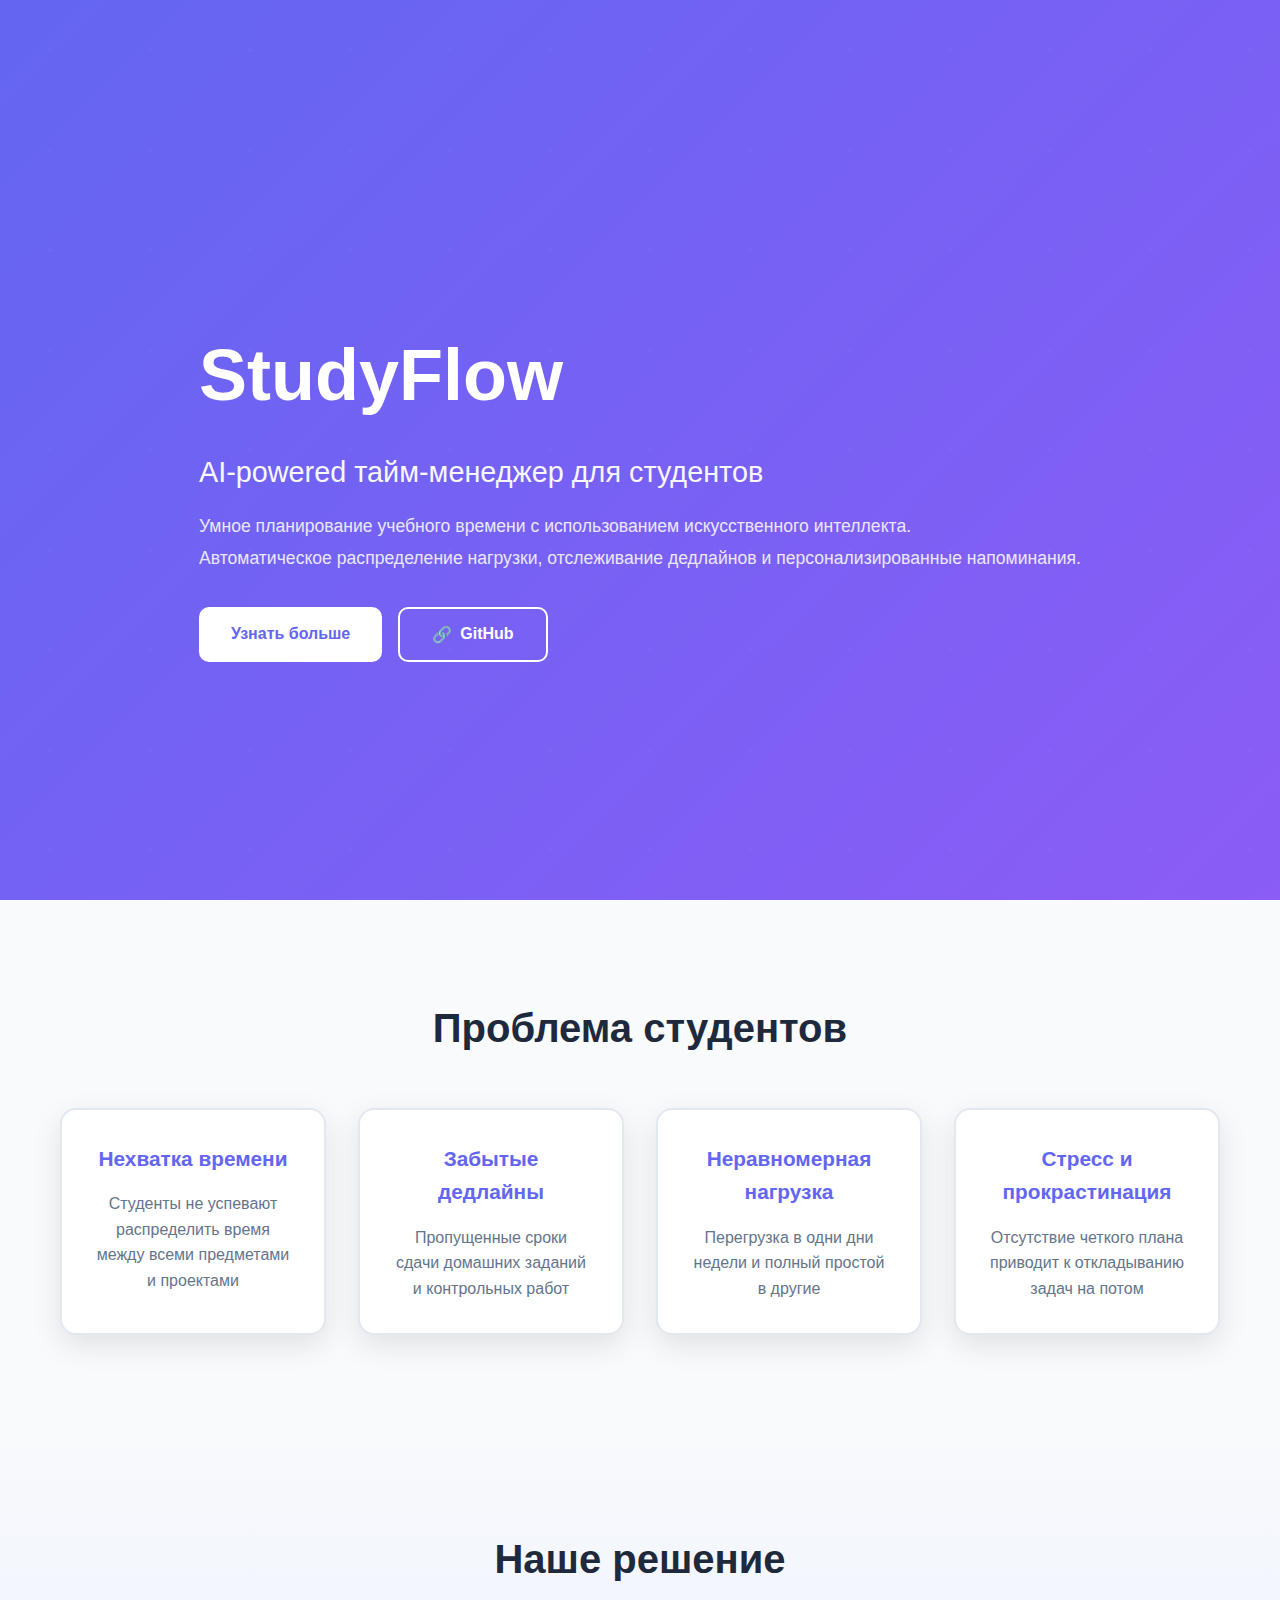
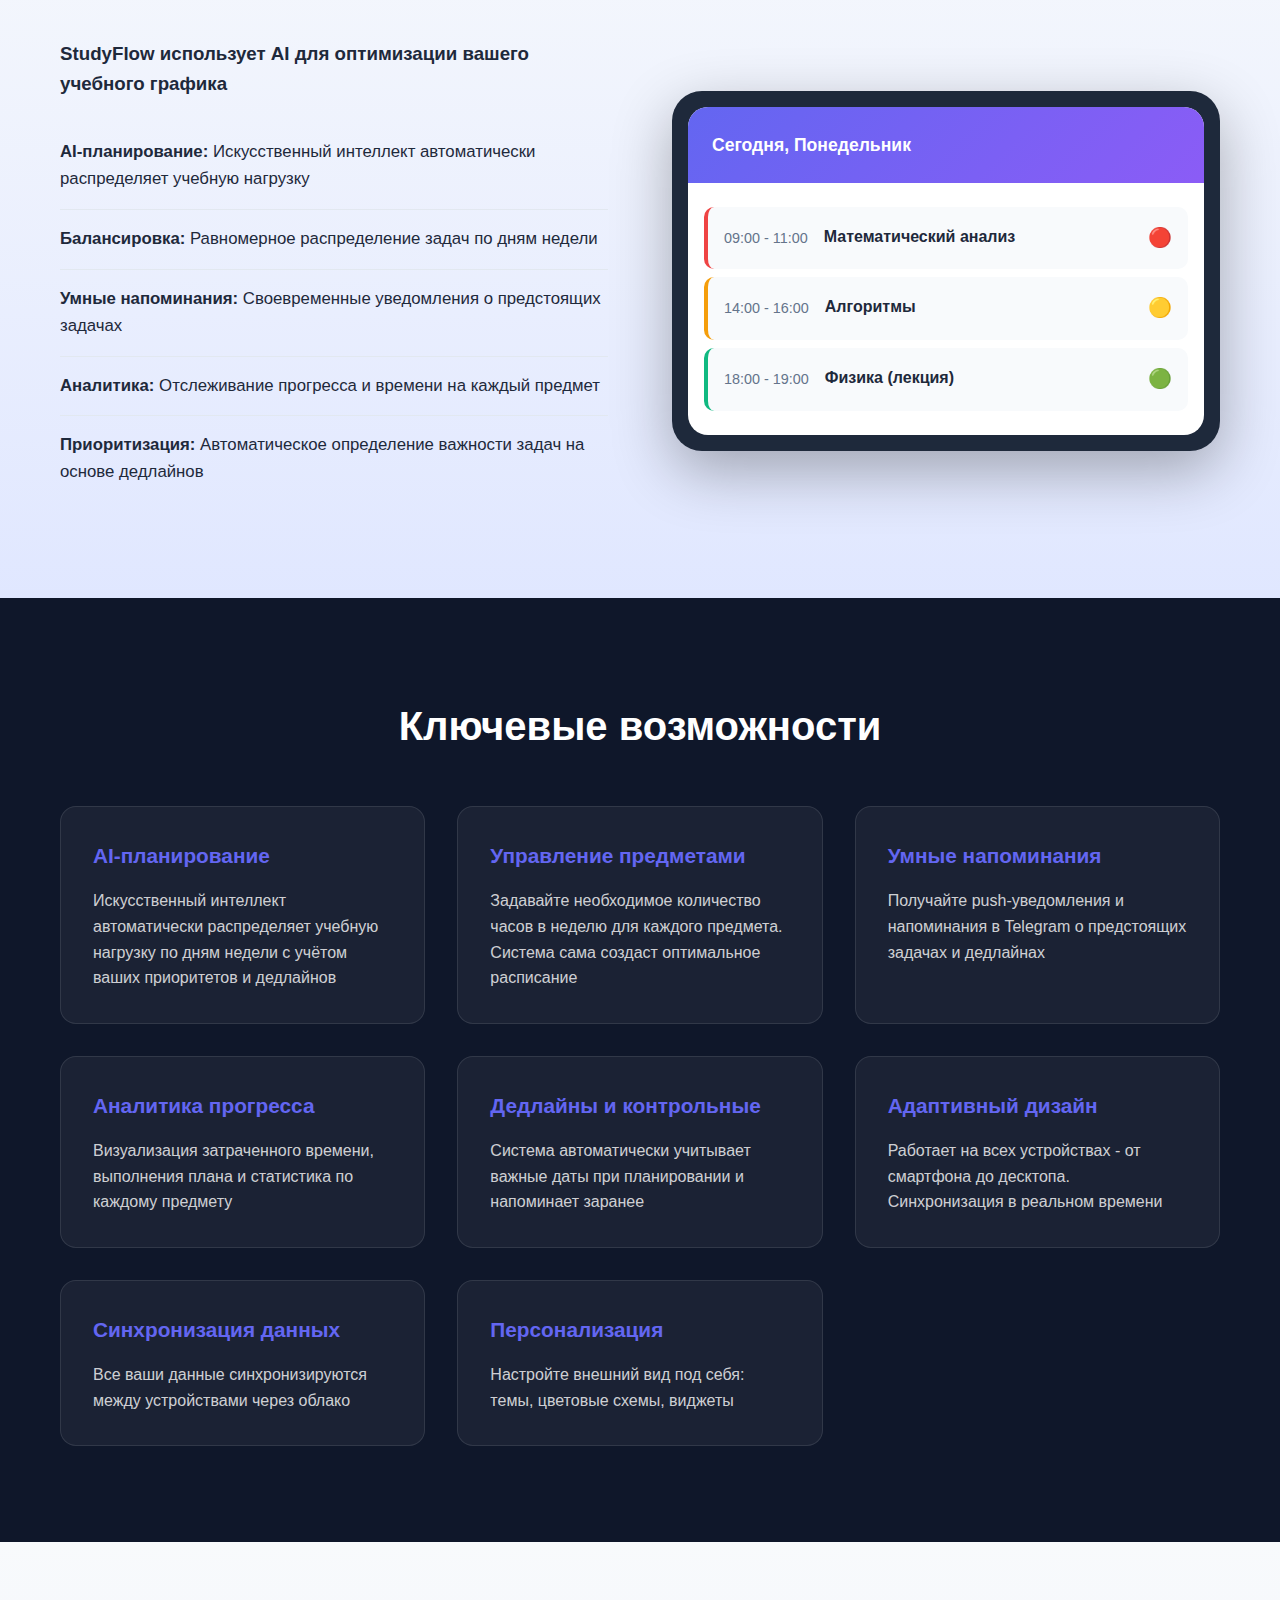
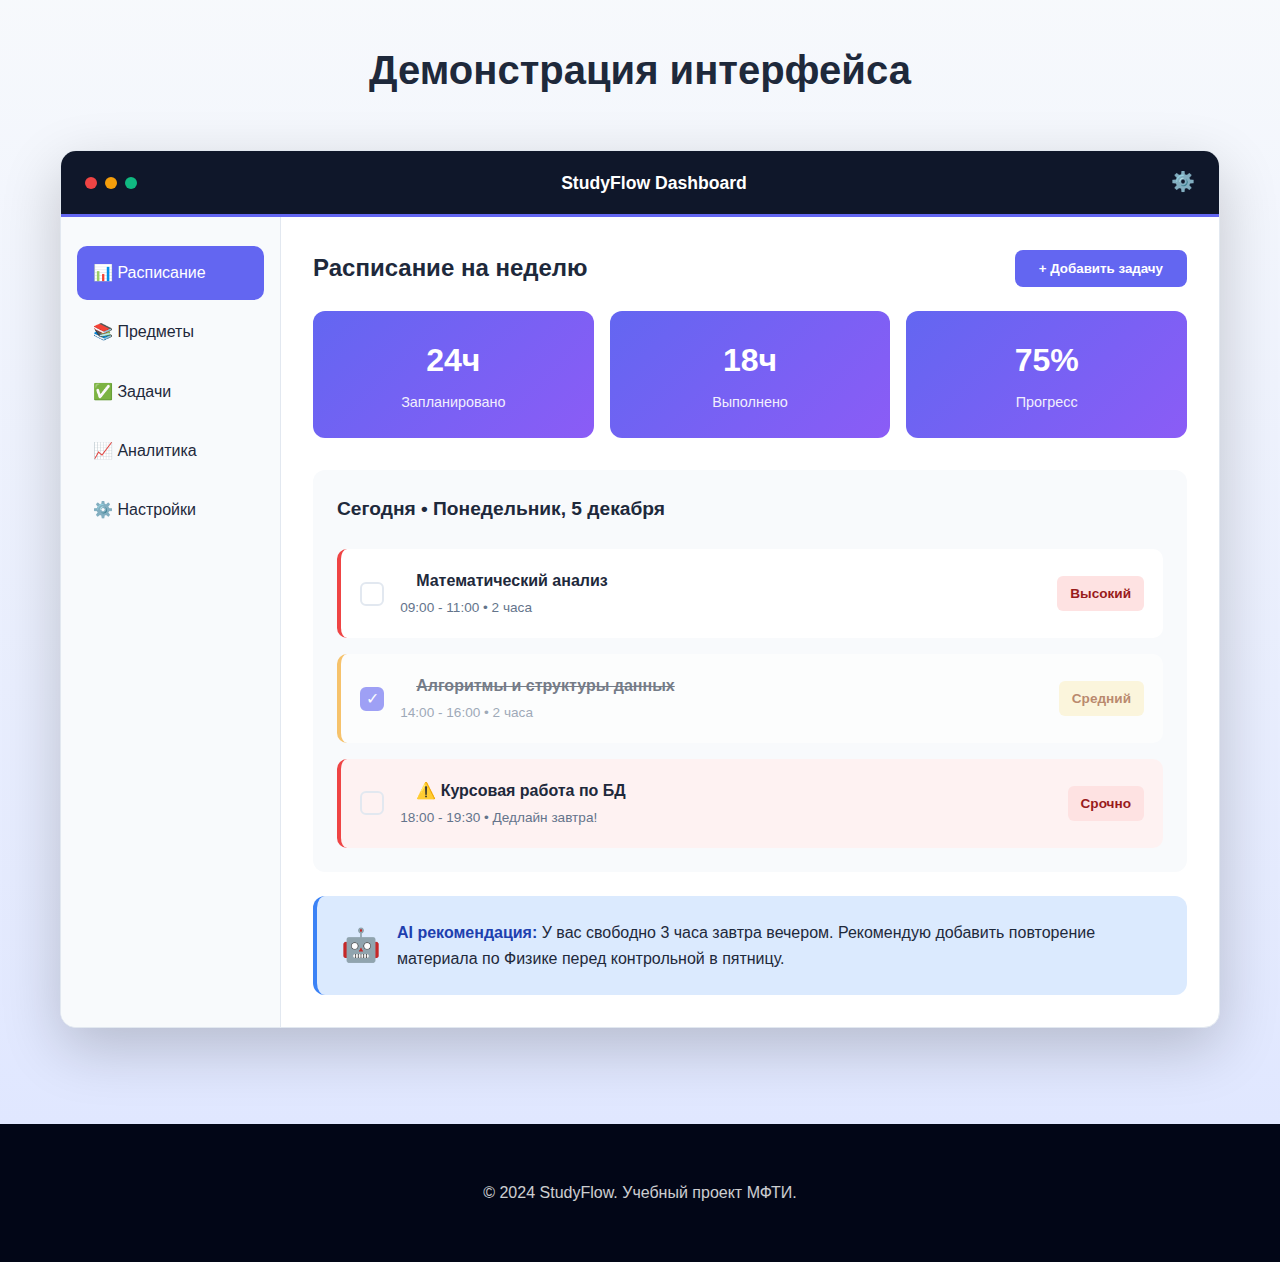
<file: index.html>
<!DOCTYPE html>
<html lang="ru">
<head>
    <meta charset="UTF-8">
    <meta name="viewport" content="width=device-width, initial-scale=1.0">
    <meta name="description" content="StudyFlow - AI-powered тайм-менеджер для студентов. Умное планирование учебного времени с использованием искусственного интеллекта.">
    <meta name="keywords" content="тайм-менеджер, студенты, AI, планирование, расписание, дедлайны, МФТИ">
    <meta name="author" content="МФТИ">
    <title>StudyFlow - AI-powered тайм-менеджер для студентов</title>
    <link rel="icon" type="image/svg+xml" href="favicon.svg">
    <link rel="stylesheet" href="styles.css">
</head>
<body>

    <!-- Главный экран -->
    <section id="hero" class="hero">
        <div class="container">
            <div class="hero-content">
                <h1 class="hero-title">StudyFlow</h1>
                <p class="hero-subtitle">AI-powered тайм-менеджер для студентов</p>
                <p class="hero-description">
                    Умное планирование учебного времени с использованием искусственного интеллекта.<br>
                    Автоматическое распределение нагрузки, отслеживание дедлайнов и персонализированные напоминания.
                </p>
                <div class="hero-buttons">
                    <button class="btn btn-primary" onclick="scrollToSection('features')">Узнать больше</button>
                    <button class="btn btn-secondary" onclick="window.open('https://github.com', '_blank')">
                        <span>🔗</span> GitHub
                    </button>
                </div>
            </div>
        </div>
    </section>

    <!-- Проблема -->
    <section id="problem" class="section">
        <div class="container">
            <h2 class="section-title">Проблема студентов</h2>
            <div class="problem-grid">
                <div class="problem-card">
                    <h3>Нехватка времени</h3>
                    <p>Студенты не успевают распределить время между всеми предметами и проектами</p>
                </div>
                <div class="problem-card">
                    <h3>Забытые дедлайны</h3>
                    <p>Пропущенные сроки сдачи домашних заданий и контрольных работ</p>
                </div>
                <div class="problem-card">
                    <h3>Неравномерная нагрузка</h3>
                    <p>Перегрузка в одни дни недели и полный простой в другие</p>
                </div>
                <div class="problem-card">
                    <h3>Стресс и прокрастинация</h3>
                    <p>Отсутствие четкого плана приводит к откладыванию задач на потом</p>
                </div>
            </div>
        </div>
    </section>

    <!-- Решение -->
    <section id="solution" class="section section-accent">
        <div class="container">
            <h2 class="section-title">Наше решение</h2>
            <div class="solution-content">
                <div class="solution-text">
                    <h3>StudyFlow использует AI для оптимизации вашего учебного графика</h3>
                    <ul class="solution-list">
                        <li><strong>AI-планирование:</strong> Искусственный интеллект автоматически распределяет учебную нагрузку</li>
                        <li><strong>Балансировка:</strong> Равномерное распределение задач по дням недели</li>
                        <li><strong>Умные напоминания:</strong> Своевременные уведомления о предстоящих задачах</li>
                        <li><strong>Аналитика:</strong> Отслеживание прогресса и времени на каждый предмет</li>
                        <li><strong>Приоритизация:</strong> Автоматическое определение важности задач на основе дедлайнов</li>
                    </ul>
                </div>
                <div class="solution-visual">
                    <div class="phone-mockup">
                        <div class="phone-screen">
                            <div class="app-header">Сегодня, Понедельник</div>
                            <div class="task-list">
                                <div class="task-item high">
                                    <span class="task-time">09:00 - 11:00</span>
                                    <span class="task-name">Математический анализ</span>
                                    <span class="task-priority">🔴</span>
                                </div>
                                <div class="task-item medium">
                                    <span class="task-time">14:00 - 16:00</span>
                                    <span class="task-name">Алгоритмы</span>
                                    <span class="task-priority">🟡</span>
                                </div>
                                <div class="task-item low">
                                    <span class="task-time">18:00 - 19:00</span>
                                    <span class="task-name">Физика (лекция)</span>
                                    <span class="task-priority">🟢</span>
                                </div>
                            </div>
                        </div>
                    </div>
                </div>
            </div>
        </div>
    </section>

    <!-- Возможности -->
    <section id="features" class="section section-dark">
        <div class="container">
            <h2 class="section-title">Ключевые возможности</h2>
            <div class="features-grid">
                <div class="feature-card">
                    <h3>AI-планирование</h3>
                    <p>Искусственный интеллект автоматически распределяет учебную нагрузку по дням недели с учётом ваших приоритетов и дедлайнов</p>
                </div>
                <div class="feature-card">
                    <h3>Управление предметами</h3>
                    <p>Задавайте необходимое количество часов в неделю для каждого предмета. Система сама создаст оптимальное расписание</p>
                </div>
                <div class="feature-card">
                    <h3>Умные напоминания</h3>
                    <p>Получайте push-уведомления и напоминания в Telegram о предстоящих задачах и дедлайнах</p>
                </div>
                <div class="feature-card">
                    <h3>Аналитика прогресса</h3>
                    <p>Визуализация затраченного времени, выполнения плана и статистика по каждому предмету</p>
                </div>
                <div class="feature-card">
                    <h3>Дедлайны и контрольные</h3>
                    <p>Система автоматически учитывает важные даты при планировании и напоминает заранее</p>
                </div>
                <div class="feature-card">
                    <h3>Адаптивный дизайн</h3>
                    <p>Работает на всех устройствах - от смартфона до десктопа. Синхронизация в реальном времени</p>
                </div>
                <div class="feature-card">
                    <h3>Синхронизация данных</h3>
                    <p>Все ваши данные синхронизируются между устройствами через облако</p>
                </div>
                <div class="feature-card">
                    <h3>Персонализация</h3>
                    <p>Настройте внешний вид под себя: темы, цветовые схемы, виджеты</p>
                </div>
            </div>
        </div>
    </section>


    <!-- Демонстрация -->
    <section id="demo" class="section section-accent">
        <div class="container">
            <h2 class="section-title">Демонстрация интерфейса</h2>
            <div class="demo-mockup">
                <div class="mockup-header">
                    <div class="mockup-dots">
                        <span></span><span></span><span></span>
                    </div>
                    <div class="mockup-title">StudyFlow Dashboard</div>
                    <div class="mockup-actions">⚙️</div>
                </div>
                <div class="mockup-content">
                    <div class="demo-sidebar">
                        <div class="demo-menu-item active">📊 Расписание</div>
                        <div class="demo-menu-item">📚 Предметы</div>
                        <div class="demo-menu-item">✅ Задачи</div>
                        <div class="demo-menu-item">📈 Аналитика</div>
                        <div class="demo-menu-item">⚙️ Настройки</div>
                    </div>
                    <div class="demo-main">
                        <div class="demo-header-bar">
                            <h3>Расписание на неделю</h3>
                            <button class="demo-btn">+ Добавить задачу</button>
                        </div>
                        <div class="demo-stats">
                            <div class="stat-card">
                                <div class="stat-value">24ч</div>
                                <div class="stat-label">Запланировано</div>
                            </div>
                            <div class="stat-card">
                                <div class="stat-value">18ч</div>
                                <div class="stat-label">Выполнено</div>
                            </div>
                            <div class="stat-card">
                                <div class="stat-value">75%</div>
                                <div class="stat-label">Прогресс</div>
                            </div>
                        </div>
                        <div class="demo-card">
                            <h4>Сегодня • Понедельник, 5 декабря</h4>
                            <div class="demo-tasks">
                                <div class="demo-task high">
                                    <div class="task-checkbox"></div>
                                    <div class="task-info">
                                        <div class="task-name">Математический анализ</div>
                                        <div class="task-meta">09:00 - 11:00 • 2 часа</div>
                                    </div>
                                    <div class="task-badge high-badge">Высокий</div>
                                </div>
                                <div class="demo-task medium completed">
                                    <div class="task-checkbox checked">✓</div>
                                    <div class="task-info">
                                        <div class="task-name">Алгоритмы и структуры данных</div>
                                        <div class="task-meta">14:00 - 16:00 • 2 часа</div>
                                    </div>
                                    <div class="task-badge medium-badge">Средний</div>
                                </div>
                                <div class="demo-task high deadline">
                                    <div class="task-checkbox"></div>
                                    <div class="task-info">
                                        <div class="task-name">⚠️ Курсовая работа по БД</div>
                                        <div class="task-meta">18:00 - 19:30 • Дедлайн завтра!</div>
                                    </div>
                                    <div class="task-badge high-badge">Срочно</div>
                                </div>
                            </div>
                        </div>
                        <div class="ai-suggestion">
                            <div class="ai-icon">🤖</div>
                            <div class="ai-text">
                                <strong>AI рекомендация:</strong> У вас свободно 3 часа завтра вечером.
                                Рекомендую добавить повторение материала по Физике перед контрольной в пятницу.
                            </div>
                        </div>
                    </div>
                </div>
            </div>
        </div>
    </section>


    <!-- Footer -->
    <footer class="footer">
        <div class="container">
            <p>&copy; 2024 StudyFlow. Учебный проект МФТИ.</p>
        </div>
    </footer>

    <script src="script.js"></script>
</body>
</html>
</file>
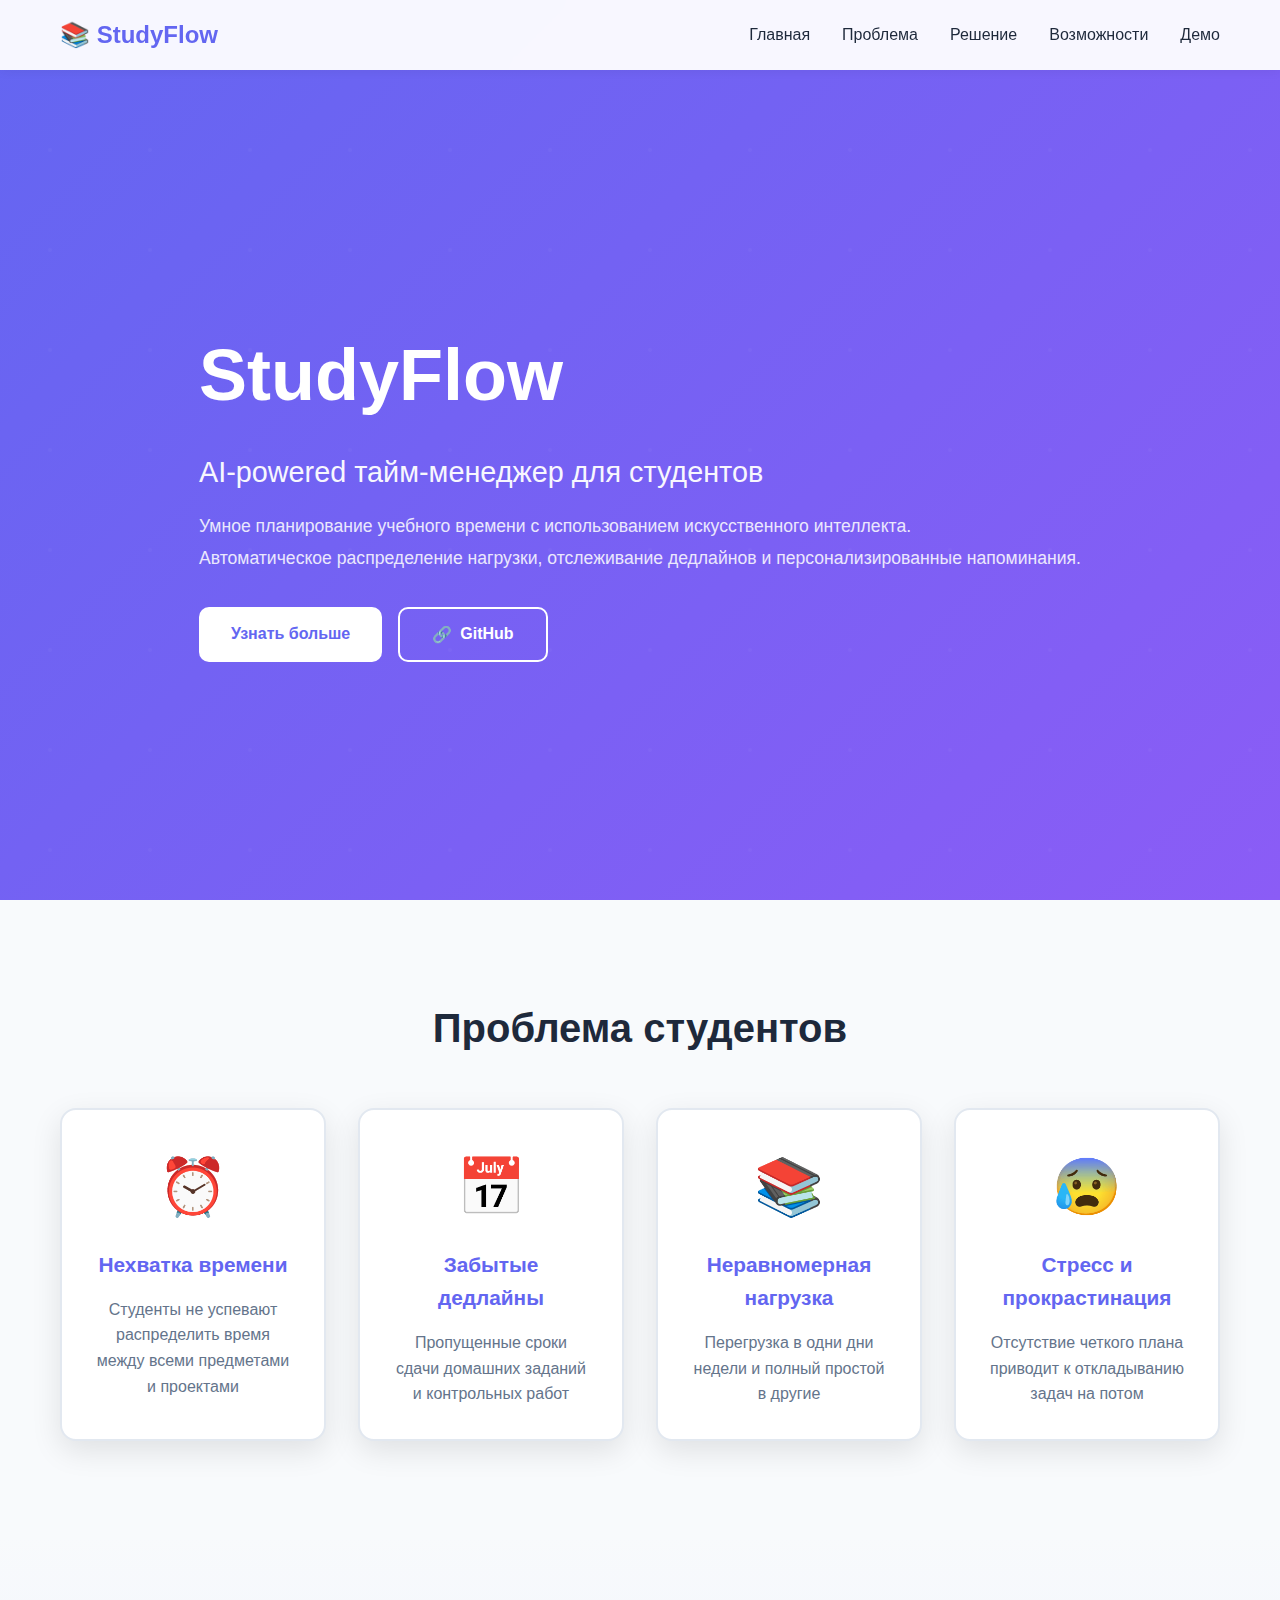
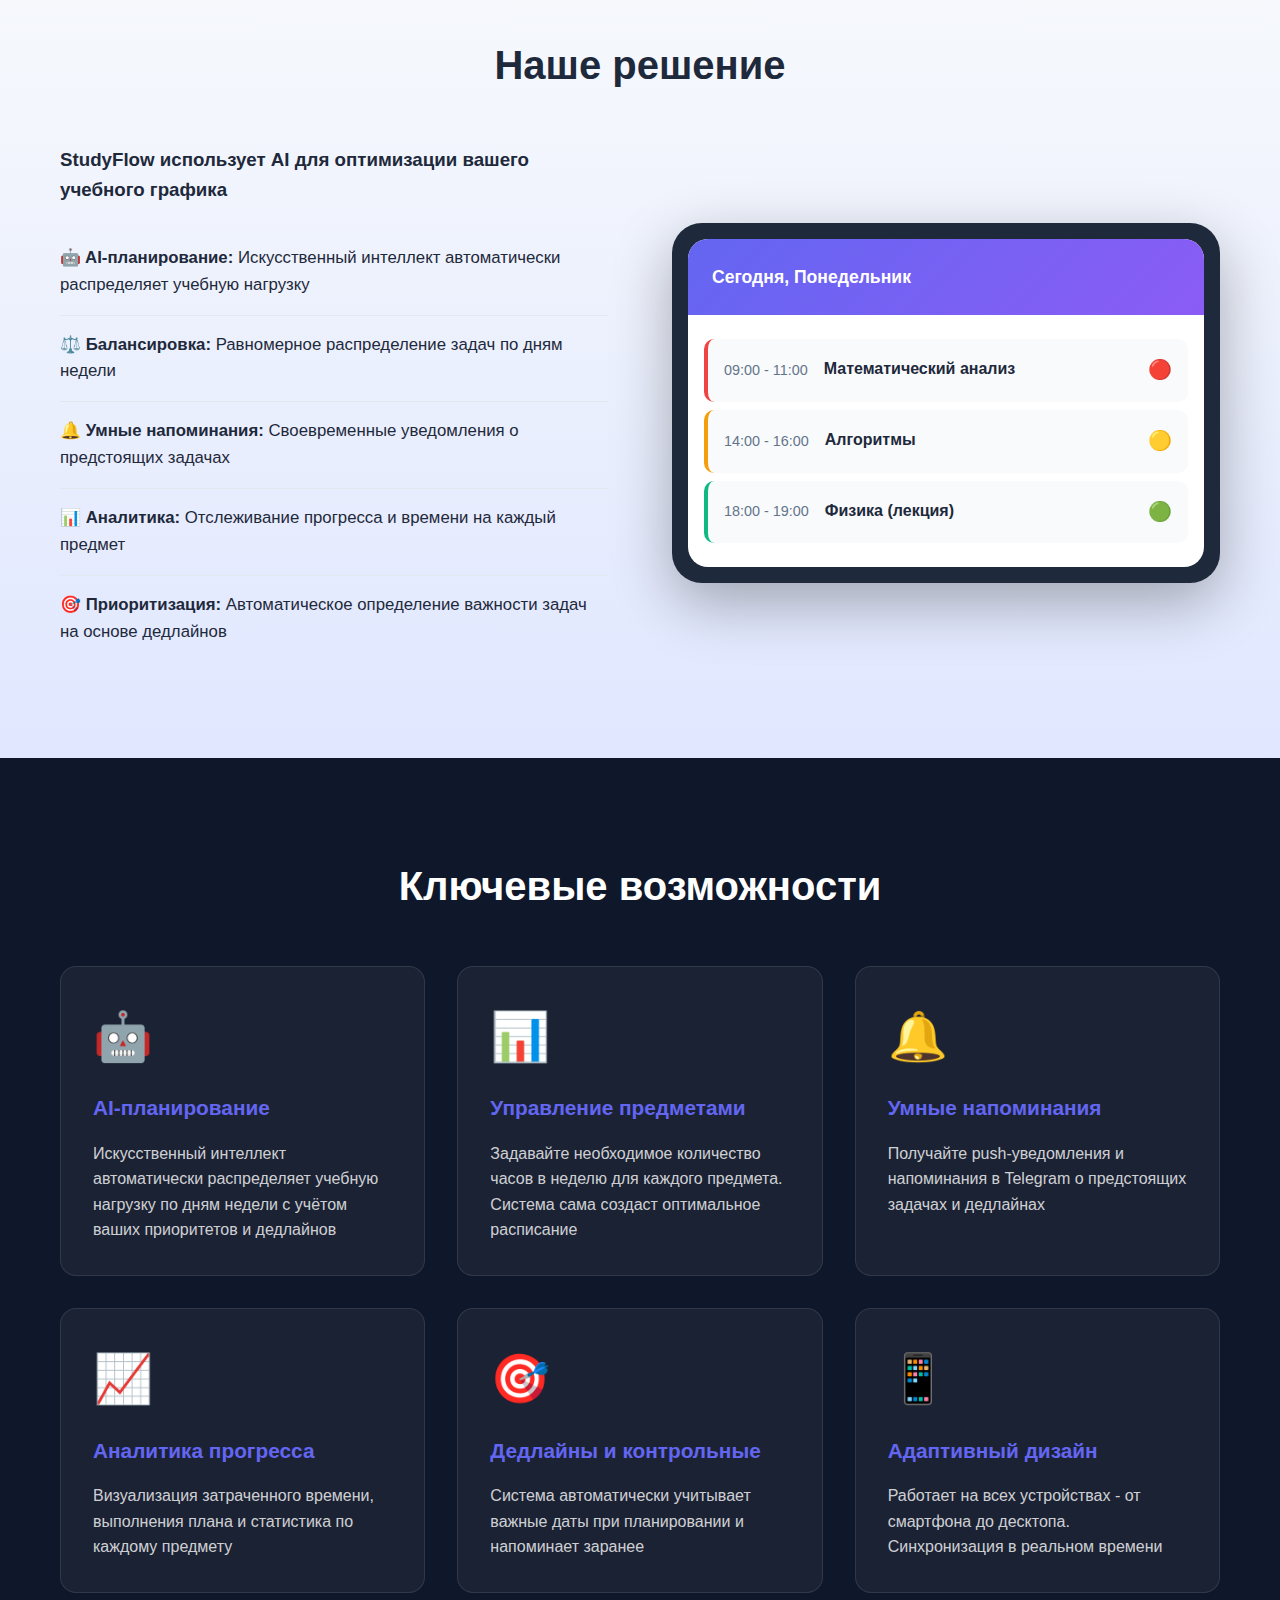
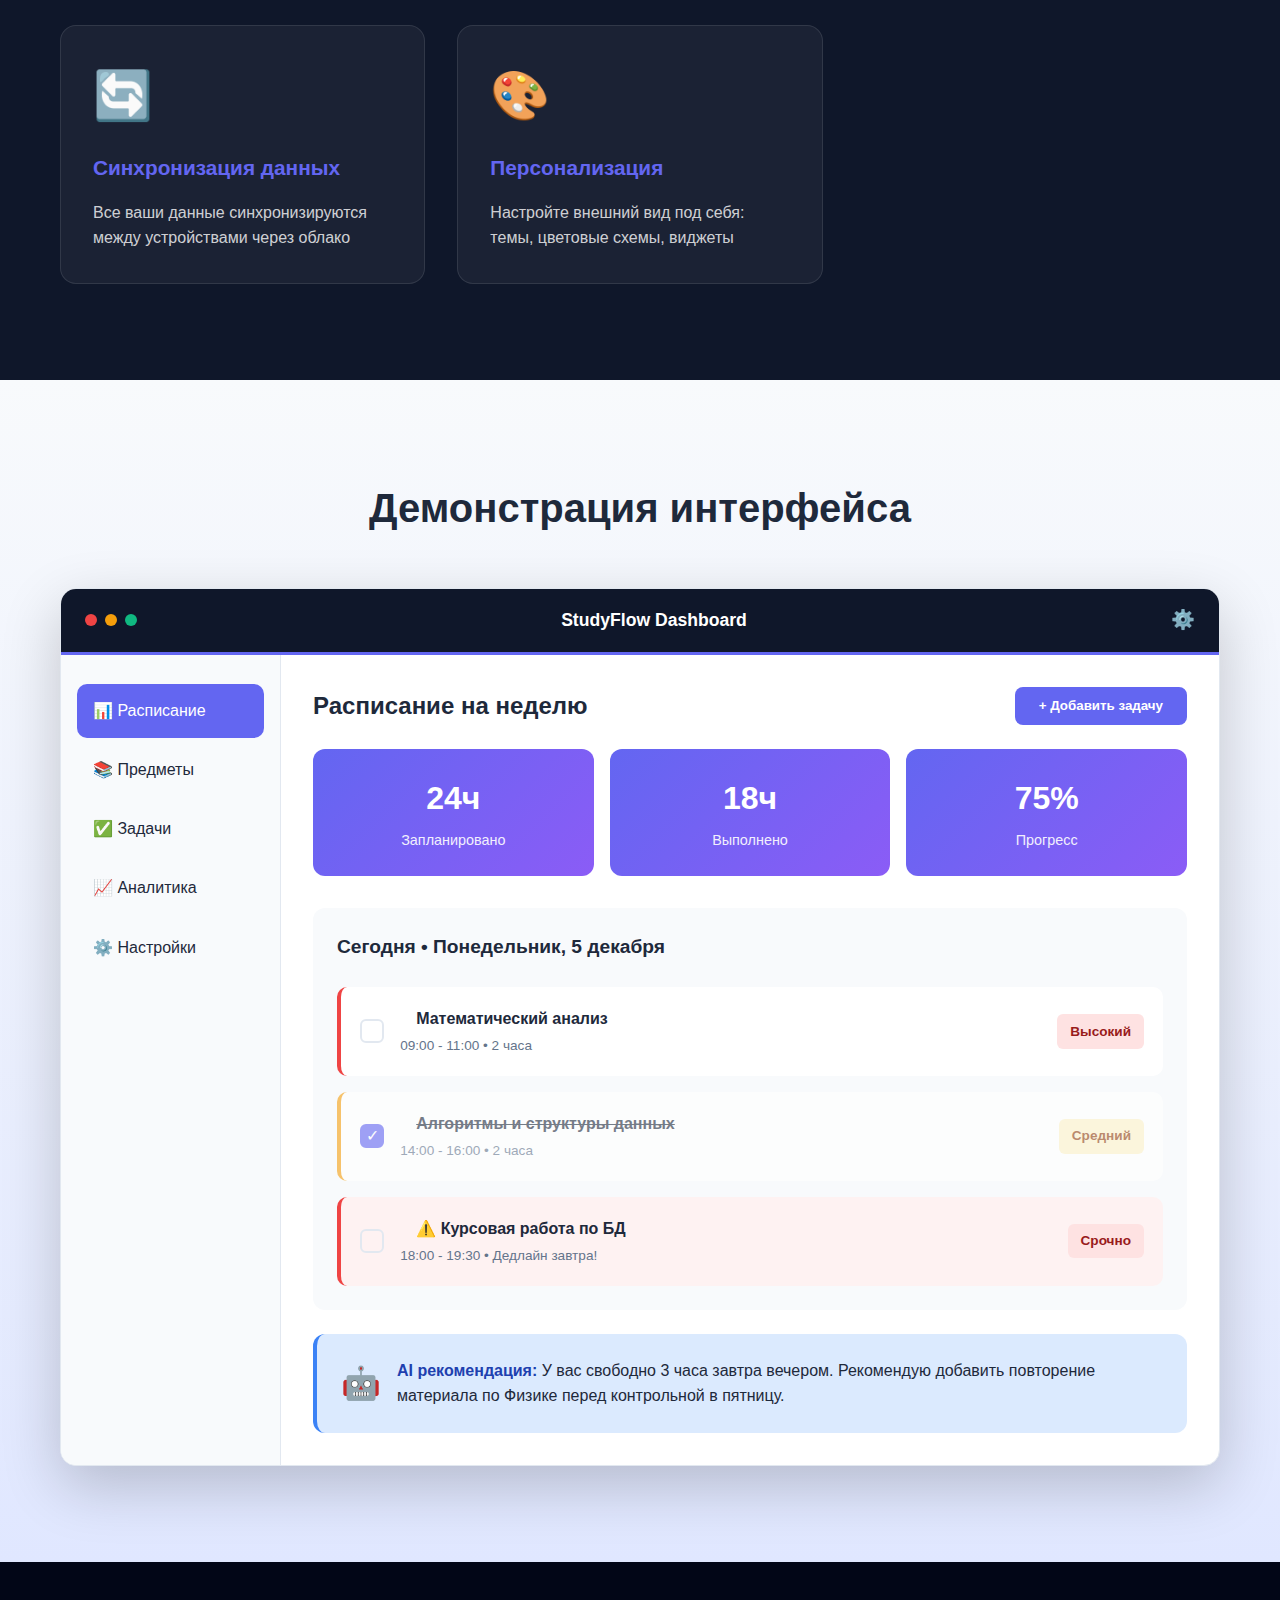
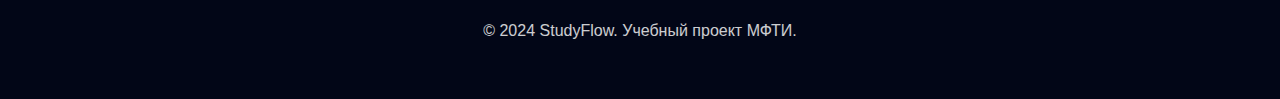
<file: src/main/public/index.html>
<!DOCTYPE html>
<html lang="ru">
<head>
    <meta charset="UTF-8">
    <meta name="viewport" content="width=device-width, initial-scale=1.0">
    <meta name="description" content="StudyFlow - AI-powered тайм-менеджер для студентов. Умное планирование учебного времени с использованием искусственного интеллекта.">
    <meta name="keywords" content="тайм-менеджер, студенты, AI, планирование, расписание, дедлайны, МФТИ">
    <meta name="author" content="МФТИ">
    <title>StudyFlow - AI-powered тайм-менеджер для студентов</title>
    <link rel="icon" type="image/svg+xml" href="favicon.svg">
    <link rel="stylesheet" href="styles.css">
</head>
<body>
    <!-- Навигация -->
    <nav class="navbar">
        <div class="container">
            <div class="logo">📚 StudyFlow</div>
            <ul class="nav-links">
                <li><a href="#hero">Главная</a></li>
                <li><a href="#problem">Проблема</a></li>
                <li><a href="#solution">Решение</a></li>
                <li><a href="#features">Возможности</a></li>
                <li><a href="#demo">Демо</a></li>
            </ul>
        </div>
    </nav>

    <!-- Главный экран -->
    <section id="hero" class="hero">
        <div class="container">
            <div class="hero-content">
                <h1 class="hero-title">StudyFlow</h1>
                <p class="hero-subtitle">AI-powered тайм-менеджер для студентов</p>
                <p class="hero-description">
                    Умное планирование учебного времени с использованием искусственного интеллекта.<br>
                    Автоматическое распределение нагрузки, отслеживание дедлайнов и персонализированные напоминания.
                </p>
                <div class="hero-buttons">
                    <button class="btn btn-primary" onclick="scrollToSection('features')">Узнать больше</button>
                    <button class="btn btn-secondary" onclick="window.open('https://github.com', '_blank')">
                        <span>🔗</span> GitHub
                    </button>
                </div>
            </div>
        </div>
    </section>

    <!-- Проблема -->
    <section id="problem" class="section">
        <div class="container">
            <h2 class="section-title">Проблема студентов</h2>
            <div class="problem-grid">
                <div class="problem-card">
                    <div class="problem-icon">⏰</div>
                    <h3>Нехватка времени</h3>
                    <p>Студенты не успевают распределить время между всеми предметами и проектами</p>
                </div>
                <div class="problem-card">
                    <div class="problem-icon">📅</div>
                    <h3>Забытые дедлайны</h3>
                    <p>Пропущенные сроки сдачи домашних заданий и контрольных работ</p>
                </div>
                <div class="problem-card">
                    <div class="problem-icon">📚</div>
                    <h3>Неравномерная нагрузка</h3>
                    <p>Перегрузка в одни дни недели и полный простой в другие</p>
                </div>
                <div class="problem-card">
                    <div class="problem-icon">😰</div>
                    <h3>Стресс и прокрастинация</h3>
                    <p>Отсутствие четкого плана приводит к откладыванию задач на потом</p>
                </div>
            </div>
        </div>
    </section>

    <!-- Решение -->
    <section id="solution" class="section section-accent">
        <div class="container">
            <h2 class="section-title">Наше решение</h2>
            <div class="solution-content">
                <div class="solution-text">
                    <h3>StudyFlow использует AI для оптимизации вашего учебного графика</h3>
                    <ul class="solution-list">
                        <li><strong>🤖 AI-планирование:</strong> Искусственный интеллект автоматически распределяет учебную нагрузку</li>
                        <li><strong>⚖️ Балансировка:</strong> Равномерное распределение задач по дням недели</li>
                        <li><strong>🔔 Умные напоминания:</strong> Своевременные уведомления о предстоящих задачах</li>
                        <li><strong>📊 Аналитика:</strong> Отслеживание прогресса и времени на каждый предмет</li>
                        <li><strong>🎯 Приоритизация:</strong> Автоматическое определение важности задач на основе дедлайнов</li>
                    </ul>
                </div>
                <div class="solution-visual">
                    <div class="phone-mockup">
                        <div class="phone-screen">
                            <div class="app-header">Сегодня, Понедельник</div>
                            <div class="task-list">
                                <div class="task-item high">
                                    <span class="task-time">09:00 - 11:00</span>
                                    <span class="task-name">Математический анализ</span>
                                    <span class="task-priority">🔴</span>
                                </div>
                                <div class="task-item medium">
                                    <span class="task-time">14:00 - 16:00</span>
                                    <span class="task-name">Алгоритмы</span>
                                    <span class="task-priority">🟡</span>
                                </div>
                                <div class="task-item low">
                                    <span class="task-time">18:00 - 19:00</span>
                                    <span class="task-name">Физика (лекция)</span>
                                    <span class="task-priority">🟢</span>
                                </div>
                            </div>
                        </div>
                    </div>
                </div>
            </div>
        </div>
    </section>

    <!-- Возможности -->
    <section id="features" class="section section-dark">
        <div class="container">
            <h2 class="section-title">Ключевые возможности</h2>
            <div class="features-grid">
                <div class="feature-card">
                    <div class="feature-icon">🤖</div>
                    <h3>AI-планирование</h3>
                    <p>Искусственный интеллект автоматически распределяет учебную нагрузку по дням недели с учётом ваших приоритетов и дедлайнов</p>
                </div>
                <div class="feature-card">
                    <div class="feature-icon">📊</div>
                    <h3>Управление предметами</h3>
                    <p>Задавайте необходимое количество часов в неделю для каждого предмета. Система сама создаст оптимальное расписание</p>
                </div>
                <div class="feature-card">
                    <div class="feature-icon">🔔</div>
                    <h3>Умные напоминания</h3>
                    <p>Получайте push-уведомления и напоминания в Telegram о предстоящих задачах и дедлайнах</p>
                </div>
                <div class="feature-card">
                    <div class="feature-icon">📈</div>
                    <h3>Аналитика прогресса</h3>
                    <p>Визуализация затраченного времени, выполнения плана и статистика по каждому предмету</p>
                </div>
                <div class="feature-card">
                    <div class="feature-icon">🎯</div>
                    <h3>Дедлайны и контрольные</h3>
                    <p>Система автоматически учитывает важные даты при планировании и напоминает заранее</p>
                </div>
                <div class="feature-card">
                    <div class="feature-icon">📱</div>
                    <h3>Адаптивный дизайн</h3>
                    <p>Работает на всех устройствах - от смартфона до десктопа. Синхронизация в реальном времени</p>
                </div>
                <div class="feature-card">
                    <div class="feature-icon">🔄</div>
                    <h3>Синхронизация данных</h3>
                    <p>Все ваши данные синхронизируются между устройствами через облако</p>
                </div>
                <div class="feature-card">
                    <div class="feature-icon">🎨</div>
                    <h3>Персонализация</h3>
                    <p>Настройте внешний вид под себя: темы, цветовые схемы, виджеты</p>
                </div>
            </div>
        </div>
    </section>


    <!-- Демонстрация -->
    <section id="demo" class="section section-accent">
        <div class="container">
            <h2 class="section-title">Демонстрация интерфейса</h2>
            <div class="demo-mockup">
                <div class="mockup-header">
                    <div class="mockup-dots">
                        <span></span><span></span><span></span>
                    </div>
                    <div class="mockup-title">StudyFlow Dashboard</div>
                    <div class="mockup-actions">⚙️</div>
                </div>
                <div class="mockup-content">
                    <div class="demo-sidebar">
                        <div class="demo-menu-item active">📊 Расписание</div>
                        <div class="demo-menu-item">📚 Предметы</div>
                        <div class="demo-menu-item">✅ Задачи</div>
                        <div class="demo-menu-item">📈 Аналитика</div>
                        <div class="demo-menu-item">⚙️ Настройки</div>
                    </div>
                    <div class="demo-main">
                        <div class="demo-header-bar">
                            <h3>Расписание на неделю</h3>
                            <button class="demo-btn">+ Добавить задачу</button>
                        </div>
                        <div class="demo-stats">
                            <div class="stat-card">
                                <div class="stat-value">24ч</div>
                                <div class="stat-label">Запланировано</div>
                            </div>
                            <div class="stat-card">
                                <div class="stat-value">18ч</div>
                                <div class="stat-label">Выполнено</div>
                            </div>
                            <div class="stat-card">
                                <div class="stat-value">75%</div>
                                <div class="stat-label">Прогресс</div>
                            </div>
                        </div>
                        <div class="demo-card">
                            <h4>Сегодня • Понедельник, 5 декабря</h4>
                            <div class="demo-tasks">
                                <div class="demo-task high">
                                    <div class="task-checkbox"></div>
                                    <div class="task-info">
                                        <div class="task-name">Математический анализ</div>
                                        <div class="task-meta">09:00 - 11:00 • 2 часа</div>
                                    </div>
                                    <div class="task-badge high-badge">Высокий</div>
                                </div>
                                <div class="demo-task medium completed">
                                    <div class="task-checkbox checked">✓</div>
                                    <div class="task-info">
                                        <div class="task-name">Алгоритмы и структуры данных</div>
                                        <div class="task-meta">14:00 - 16:00 • 2 часа</div>
                                    </div>
                                    <div class="task-badge medium-badge">Средний</div>
                                </div>
                                <div class="demo-task high deadline">
                                    <div class="task-checkbox"></div>
                                    <div class="task-info">
                                        <div class="task-name">⚠️ Курсовая работа по БД</div>
                                        <div class="task-meta">18:00 - 19:30 • Дедлайн завтра!</div>
                                    </div>
                                    <div class="task-badge high-badge">Срочно</div>
                                </div>
                            </div>
                        </div>
                        <div class="ai-suggestion">
                            <div class="ai-icon">🤖</div>
                            <div class="ai-text">
                                <strong>AI рекомендация:</strong> У вас свободно 3 часа завтра вечером.
                                Рекомендую добавить повторение материала по Физике перед контрольной в пятницу.
                            </div>
                        </div>
                    </div>
                </div>
            </div>
        </div>
    </section>


    <!-- Footer -->
    <footer class="footer">
        <div class="container">
            <p>&copy; 2024 StudyFlow. Учебный проект МФТИ.</p>
        </div>
    </footer>

    <script src="script.js"></script>
</body>
</html>
</file>
<file: styles.css>
/* ========================================
   ОБЩИЕ СТИЛИ И ПЕРЕМЕННЫЕ
   ======================================== */
* {
    margin: 0;
    padding: 0;
    box-sizing: border-box;
}

:root {
    --primary-color: #6366f1;
    --secondary-color: #8b5cf6;
    --accent-color: #ec4899;
    --dark-bg: #0f172a;
    --darker-bg: #020617;
    --light-bg: #f8fafc;
    --card-bg: #ffffff;
    --text-dark: #1e293b;
    --text-light: #64748b;
    --text-white: #ffffff;
    --border-color: #e2e8f0;
    --shadow: 0 10px 30px rgba(0, 0, 0, 0.1);
    --shadow-lg: 0 20px 60px rgba(0, 0, 0, 0.15);
    --gradient-1: linear-gradient(135deg, var(--primary-color) 0%, var(--secondary-color) 100%);
    --gradient-2: linear-gradient(135deg, var(--accent-color) 0%, var(--primary-color) 100%);
}

html {
    scroll-behavior: smooth;
}

body {
    font-family: -apple-system, BlinkMacSystemFont, 'Segoe UI', 'Roboto', 'Oxygen', 'Ubuntu', sans-serif;
    color: var(--text-dark);
    line-height: 1.6;
    overflow-x: hidden;
    background: var(--light-bg);
}

.container {
    max-width: 1200px;
    margin: 0 auto;
    padding: 0 20px;
}

/* ========================================
   НАВИГАЦИЯ
   ======================================== */
.navbar {
    position: fixed;
    top: 0;
    width: 100%;
    background: rgba(255, 255, 255, 0.95);
    backdrop-filter: blur(10px);
    box-shadow: 0 2px 10px rgba(0, 0, 0, 0.05);
    z-index: 1000;
}

.navbar .container {
    display: flex;
    justify-content: space-between;
    align-items: center;
    padding: 1rem 20px;
}

.logo {
    font-size: 1.5rem;
    font-weight: bold;
    color: var(--primary-color);
    cursor: pointer;
}

.nav-links {
    display: flex;
    list-style: none;
    gap: 2rem;
}

.nav-links a {
    text-decoration: none;
    color: var(--text-dark);
    font-weight: 500;
    position: relative;
}

.nav-links a:hover {
    color: var(--primary-color);
}

/* ========================================
   HERO СЕКЦИЯ
   ======================================== */
.hero {
    min-height: 100vh;
    display: flex;
    align-items: center;
    background: var(--gradient-1);
    color: white;
    padding-top: 80px;
    position: relative;
    overflow: hidden;
}

.hero::before {
    content: '';
    position: absolute;
    top: 0;
    left: 0;
    right: 0;
    bottom: 0;
    background: url('data:image/svg+xml,<svg width="100" height="100" xmlns="http://www.w3.org/2000/svg"><circle cx="50" cy="50" r="2" fill="rgba(255,255,255,0.1)"/></svg>');
    opacity: 0.3;
}

.hero .container {
    display: flex;
    align-items: center;
    justify-content: space-between;
    gap: 4rem;
    position: relative;
    z-index: 1;
}

.hero-content {
    flex: 1;
}

.hero-title {
    font-size: 4.5rem;
    margin-bottom: 1rem;
    font-weight: 800;
}

.hero-subtitle {
    font-size: 1.8rem;
    margin-bottom: 1rem;
    opacity: 0.95;
}

.hero-description {
    font-size: 1.1rem;
    margin-bottom: 2rem;
    opacity: 0.85;
    line-height: 1.8;
}

.hero-buttons {
    display: flex;
    gap: 1rem;
}

.btn {
    padding: 1rem 2rem;
    font-size: 1rem;
    border: none;
    border-radius: 10px;
    cursor: pointer;
    font-weight: 600;
    display: inline-flex;
    align-items: center;
    gap: 0.5rem;
}

.btn-primary {
    background: white;
    color: var(--primary-color);
}

.btn-primary:hover {
    opacity: 0.9;
}

.btn-secondary {
    background: transparent;
    color: white;
    border: 2px solid white;
}

.btn-secondary:hover {
    background: white;
    color: var(--primary-color);
}



/* ========================================
   СЕКЦИИ
   ======================================== */
.section {
    padding: 6rem 0;
}

.section-dark {
    background: var(--dark-bg);
    color: white;
}

.section-accent {
    background: linear-gradient(180deg, var(--light-bg) 0%, #e0e7ff 100%);
}

.section-title {
    font-size: 2.5rem;
    text-align: center;
    margin-bottom: 3rem;
    font-weight: 700;
}

/* ========================================
   ПРОБЛЕМЫ
   ======================================== */
.problem-grid {
    display: grid;
    grid-template-columns: repeat(auto-fit, minmax(260px, 1fr));
    gap: 2rem;
}

.problem-card {
    padding: 2rem;
    background: var(--card-bg);
    border-radius: 16px;
    box-shadow: var(--shadow);
    text-align: center;
    border: 2px solid var(--border-color);
}

.problem-icon {
    font-size: 3.5rem;
    margin-bottom: 1rem;
}

.problem-card h3 {
    margin-bottom: 1rem;
    color: var(--primary-color);
    font-size: 1.3rem;
}

.problem-card p {
    color: var(--text-light);
}

/* ========================================
   РЕШЕНИЕ
   ======================================== */
.solution-content {
    display: grid;
    grid-template-columns: 1fr 1fr;
    gap: 4rem;
    align-items: center;
}

.solution-list {
    list-style: none;
    margin-top: 1.5rem;
}

.solution-list li {
    padding: 1rem 0;
    border-bottom: 1px solid var(--border-color);
    font-size: 1.05rem;
}

.solution-list li:last-child {
    border-bottom: none;
}

.phone-mockup {
    background: var(--text-dark);
    border-radius: 30px;
    padding: 1rem;
    box-shadow: 0 20px 60px rgba(0, 0, 0, 0.3);
}

.phone-screen {
    background: white;
    border-radius: 20px;
    overflow: hidden;
}

.app-header {
    background: var(--gradient-1);
    color: white;
    padding: 1.5rem;
    font-weight: 600;
    font-size: 1.1rem;
}

.task-list {
    padding: 1rem;
}

.task-item {
    display: flex;
    justify-content: space-between;
    align-items: center;
    padding: 1rem;
    background: #f8fafc;
    margin: 0.5rem 0;
    border-radius: 10px;
    border-left: 4px solid var(--primary-color);
}

.task-item.high {
    border-left-color: #ef4444;
}

.task-item.medium {
    border-left-color: #f59e0b;
}

.task-item.low {
    border-left-color: #10b981;
}

.task-time {
    font-size: 0.9rem;
    color: var(--text-light);
}

.task-name {
    font-weight: 600;
    flex: 1;
    margin: 0 1rem;
}

.task-priority {
    font-size: 1.2rem;
}

/* ========================================
   ВОЗМОЖНОСТИ
   ======================================== */
.features-grid {
    display: grid;
    grid-template-columns: repeat(auto-fit, minmax(280px, 1fr));
    gap: 2rem;
}

.feature-card {
    padding: 2rem;
    background: rgba(255, 255, 255, 0.05);
    border-radius: 16px;
    border: 1px solid rgba(255, 255, 255, 0.1);
}

.feature-icon {
    font-size: 3rem;
    margin-bottom: 1rem;
}

.feature-card h3 {
    margin-bottom: 1rem;
    color: var(--primary-color);
    font-size: 1.3rem;
}

.feature-card p {
    color: rgba(255, 255, 255, 0.8);
    line-height: 1.6;
}

/* ========================================
   ТЕХНОЛОГИИ
   ======================================== */
.tech-grid {
    display: grid;
    grid-template-columns: repeat(auto-fit, minmax(250px, 1fr));
    gap: 2rem;
    margin-bottom: 3rem;
}

.tech-category {
    padding: 2rem;
    background: var(--card-bg);
    border-radius: 16px;
    box-shadow: var(--shadow);
}

.tech-category h3 {
    color: var(--primary-color);
    margin-bottom: 1rem;
    font-size: 1.3rem;
}

.tech-category ul {
    list-style: none;
}

.tech-category li {
    padding: 0.6rem 0;
    padding-left: 1.8rem;
    position: relative;
    color: var(--text-dark);
}

.tech-category li:before {
    content: "✓";
    position: absolute;
    left: 0;
    color: var(--primary-color);
    font-weight: bold;
    font-size: 1.2rem;
}

.tech-highlight {
    background: var(--gradient-1);
    color: white;
    padding: 3rem;
    border-radius: 20px;
    margin-top: 3rem;
}

.tech-highlight h3 {
    margin-bottom: 2rem;
    font-size: 1.5rem;
}

.advanced-features {
    display: grid;
    grid-template-columns: repeat(auto-fit, minmax(200px, 1fr));
    gap: 1.5rem;
}

.advanced-item {
    background: rgba(255, 255, 255, 0.1);
    padding: 1.5rem;
    border-radius: 12px;
    border: 1px solid rgba(255, 255, 255, 0.2);
}

.advanced-item strong {
    display: block;
    font-size: 1.1rem;
    margin-bottom: 0.5rem;
}

.advanced-item p {
    font-size: 0.9rem;
    opacity: 0.9;
}

/* ========================================
   АРХИТЕКТУРА
   ======================================== */
.architecture-overview {
    display: grid;
    grid-template-columns: 1.5fr 1fr;
    gap: 3rem;
    align-items: start;
}

.arch-diagram {
    background: rgba(255, 255, 255, 0.05);
    padding: 2rem;
    border-radius: 16px;
}

.arch-layer {
    padding: 2rem;
    background: rgba(255, 255, 255, 0.05);
    border-radius: 12px;
    text-align: center;
    border: 2px solid var(--primary-color);
    margin: 1rem 0;
}

.arch-layer h3 {
    color: var(--primary-color);
    margin-bottom: 0.5rem;
    font-size: 1.2rem;
}

.arch-layer p {
    font-size: 0.9rem;
    opacity: 0.8;
}

.layer-details {
    display: flex;
    justify-content: center;
    gap: 1rem;
    margin-top: 1rem;
    flex-wrap: wrap;
}

.layer-details span {
    background: rgba(99, 102, 241, 0.2);
    padding: 0.4rem 0.8rem;
    border-radius: 6px;
    font-size: 0.85rem;
}

.arch-arrow {
    text-align: center;
    font-size: 2rem;
    color: var(--primary-color);
    padding: 0.5rem 0;
}

.arch-features {
    background: rgba(255, 255, 255, 0.05);
    padding: 2rem;
    border-radius: 16px;
}

.arch-features h3 {
    color: var(--primary-color);
    margin-bottom: 1.5rem;
}

.arch-features ul {
    list-style: none;
}

.arch-features li {
    padding: 0.8rem 0;
    border-bottom: 1px solid rgba(255, 255, 255, 0.1);
}

.arch-features li:last-child {
    border-bottom: none;
}

/* ========================================
   ТЕСТИРОВАНИЕ
   ======================================== */
.testing-pyramid {
    max-width: 500px;
    margin: 0 auto 3rem;
}

.pyramid-level {
    padding: 1.5rem;
    text-align: center;
    margin: 0.5rem auto;
    border-radius: 8px;
    color: white;
}

.level-e2e {
    width: 40%;
    background: #ec4899;
}

.level-component {
    width: 60%;
    background: #8b5cf6;
}

.level-unit {
    width: 80%;
    background: #6366f1;
}

.pyramid-level h4 {
    font-size: 1.2rem;
    margin-bottom: 0.3rem;
}

.pyramid-level p {
    font-size: 0.9rem;
    opacity: 0.9;
}

.testing-grid {
    display: grid;
    grid-template-columns: repeat(auto-fit, minmax(320px, 1fr));
    gap: 2rem;
    margin-bottom: 3rem;
}

.test-card {
    padding: 2rem;
    background: var(--card-bg);
    border-radius: 16px;
    box-shadow: var(--shadow);
}

.test-header {
    display: flex;
    justify-content: space-between;
    align-items: center;
    margin-bottom: 1rem;
}

.test-header h3 {
    color: var(--primary-color);
    font-size: 1.3rem;
}

.test-badge {
    background: var(--primary-color);
    color: white;
    padding: 0.3rem 0.8rem;
    border-radius: 6px;
    font-size: 0.85rem;
}

.test-card h4 {
    margin-top: 1.5rem;
    margin-bottom: 0.8rem;
    color: var(--text-dark);
}

.test-card ul {
    list-style: none;
    margin-top: 0.5rem;
}

.test-card li {
    padding: 0.5rem 0;
    padding-left: 1.5rem;
    position: relative;
    color: var(--text-light);
}

.test-card li:before {
    content: "▸";
    position: absolute;
    left: 0;
    color: var(--primary-color);
}

.test-example {
    background: #f1f5f9;
    padding: 1rem;
    border-radius: 8px;
    margin-top: 1rem;
    border-left: 3px solid var(--primary-color);
}

.test-example code {
    font-family: 'Courier New', monospace;
    font-size: 0.9rem;
    line-height: 1.8;
    color: var(--text-dark);
}

.testing-coverage {
    background: var(--card-bg);
    padding: 2rem;
    border-radius: 16px;
    box-shadow: var(--shadow);
}

.testing-coverage h3 {
    color: var(--primary-color);
    margin-bottom: 1.5rem;
    text-align: center;
}

.coverage-bars {
    display: flex;
    flex-direction: column;
    gap: 1.5rem;
}

.coverage-item span:first-child {
    display: block;
    margin-bottom: 0.5rem;
    font-weight: 600;
    color: var(--text-dark);
}

.coverage-bar {
    height: 30px;
    background: #e2e8f0;
    border-radius: 15px;
    overflow: hidden;
}

.coverage-fill {
    height: 100%;
    background: var(--gradient-1);
    display: flex;
    align-items: center;
    justify-content: flex-end;
    padding-right: 1rem;
    color: white;
    font-weight: 600;
}

/* ========================================
   ДЕМОНСТРАЦИЯ
   ======================================== */
.demo-mockup {
    background: white;
    border-radius: 16px;
    overflow: hidden;
    box-shadow: 0 20px 60px rgba(0, 0, 0, 0.2);
    border: 1px solid var(--border-color);
}

.mockup-header {
    background: var(--dark-bg);
    padding: 1rem 1.5rem;
    display: flex;
    align-items: center;
    justify-content: space-between;
    border-bottom: 3px solid var(--primary-color);
}

.mockup-dots {
    display: flex;
    gap: 0.5rem;
}

.mockup-dots span {
    width: 12px;
    height: 12px;
    border-radius: 50%;
    background: #ef4444;
}

.mockup-dots span:nth-child(2) {
    background: #f59e0b;
}

.mockup-dots span:nth-child(3) {
    background: #10b981;
}

.mockup-title {
    color: white;
    font-weight: 600;
    font-size: 1.1rem;
}

.mockup-actions {
    color: white;
    font-size: 1.2rem;
}

.mockup-content {
    display: flex;
    min-height: 500px;
}

.demo-sidebar {
    width: 220px;
    background: #f8fafc;
    padding: 1.5rem 1rem;
    border-right: 1px solid var(--border-color);
}

.demo-menu-item {
    padding: 0.9rem 1rem;
    margin: 0.3rem 0;
    border-radius: 10px;
    cursor: pointer;
    color: var(--text-dark);
    font-weight: 500;
}

.demo-menu-item:hover {
    background: #e0e7ff;
}

.demo-menu-item.active {
    background: var(--primary-color);
    color: white;
}

.demo-main {
    flex: 1;
    padding: 2rem;
}

.demo-header-bar {
    display: flex;
    justify-content: space-between;
    align-items: center;
    margin-bottom: 1.5rem;
}

.demo-header-bar h3 {
    color: var(--text-dark);
    font-size: 1.5rem;
}

.demo-btn {
    background: var(--primary-color);
    color: white;
    border: none;
    padding: 0.7rem 1.5rem;
    border-radius: 8px;
    cursor: pointer;
    font-weight: 600;
}

.demo-stats {
    display: grid;
    grid-template-columns: repeat(3, 1fr);
    gap: 1rem;
    margin-bottom: 2rem;
}

.stat-card {
    background: var(--gradient-1);
    color: white;
    padding: 1.5rem;
    border-radius: 12px;
    text-align: center;
}

.stat-value {
    font-size: 2rem;
    font-weight: 700;
    margin-bottom: 0.3rem;
}

.stat-label {
    font-size: 0.9rem;
    opacity: 0.9;
}

.demo-card {
    background: #f8fafc;
    padding: 1.5rem;
    border-radius: 12px;
    margin-bottom: 1.5rem;
}

.demo-card h4 {
    margin-bottom: 1.5rem;
    color: var(--text-dark);
    font-size: 1.2rem;
}

.demo-tasks {
    display: flex;
    flex-direction: column;
    gap: 1rem;
}

.demo-task {
    display: flex;
    align-items: center;
    gap: 1rem;
    padding: 1.2rem;
    background: white;
    border-radius: 10px;
    border-left: 4px solid var(--primary-color);
}

.demo-task:hover {
    box-shadow: var(--shadow);
}

.demo-task.high {
    border-left-color: #ef4444;
}

.demo-task.medium {
    border-left-color: #f59e0b;
}

.demo-task.deadline {
    background: #fef2f2;
}

.demo-task.completed {
    opacity: 0.6;
}

.demo-task.completed .task-name {
    text-decoration: line-through;
}

.task-checkbox {
    width: 24px;
    height: 24px;
    border: 2px solid var(--border-color);
    border-radius: 6px;
    flex-shrink: 0;
}

.task-checkbox.checked {
    background: var(--primary-color);
    border-color: var(--primary-color);
    color: white;
    display: flex;
    align-items: center;
    justify-content: center;
}

.task-info {
    flex: 1;
}

.task-name {
    font-weight: 600;
    color: var(--text-dark);
    margin-bottom: 0.2rem;
}

.task-meta {
    font-size: 0.85rem;
    color: var(--text-light);
}

.task-badge {
    padding: 0.4rem 0.8rem;
    border-radius: 6px;
    font-size: 0.85rem;
    font-weight: 600;
}

.high-badge {
    background: #fee2e2;
    color: #991b1b;
}

.medium-badge {
    background: #fef3c7;
    color: #92400e;
}

.ai-suggestion {
    display: flex;
    gap: 1rem;
    background: #dbeafe;
    padding: 1.5rem;
    border-radius: 12px;
    border-left: 4px solid #3b82f6;
}

.ai-icon {
    font-size: 2rem;
}

.ai-text {
    color: var(--text-dark);
}

.ai-text strong {
    color: #1e40af;
}

/* ========================================
   ДЕПЛОЙ
   ======================================== */
.deploy-grid {
    display: grid;
    grid-template-columns: repeat(auto-fit, minmax(300px, 1fr));
    gap: 2rem;
    margin-bottom: 3rem;
}

.deploy-card {
    background: rgba(255, 255, 255, 0.05);
    padding: 2rem;
    border-radius: 16px;
    border: 1px solid rgba(255, 255, 255, 0.1);
}

.deploy-card h3 {
    color: var(--primary-color);
    margin-bottom: 1.5rem;
    font-size: 1.3rem;
}

.deploy-card ul {
    list-style: none;
    margin-bottom: 1.5rem;
}

.deploy-card li {
    padding: 0.6rem 0;
    color: rgba(255, 255, 255, 0.85);
}

.deploy-command {
    background: rgba(0, 0, 0, 0.3);
    padding: 1rem;
    border-radius: 8px;
    margin-top: 1rem;
}

.deploy-command code {
    color: #10b981;
    font-family: 'Courier New', monospace;
}

.deploy-pipeline {
    background: rgba(255, 255, 255, 0.05);
    padding: 2rem;
    border-radius: 16px;
}

.deploy-pipeline h3 {
    color: var(--primary-color);
    margin-bottom: 2rem;
    text-align: center;
    font-size: 1.5rem;
}

.pipeline-steps {
    display: flex;
    justify-content: space-between;
    align-items: center;
}

.pipeline-step {
    flex: 1;
    text-align: center;
}

.step-number {
    width: 50px;
    height: 50px;
    background: var(--primary-color);
    color: white;
    border-radius: 50%;
    display: flex;
    align-items: center;
    justify-content: center;
    font-weight: bold;
    font-size: 1.3rem;
    margin: 0 auto 1rem;
}

.step-content h4 {
    color: white;
    margin-bottom: 0.5rem;
}

.step-content p {
    font-size: 0.9rem;
    opacity: 0.8;
}

.pipeline-arrow {
    font-size: 2rem;
    color: var(--primary-color);
    padding: 0 1rem;
}

/* ========================================
   ROADMAP
   ======================================== */
.roadmap-timeline {
    max-width: 800px;
    margin: 0 auto;
}

.roadmap-item {
    display: flex;
    gap: 2rem;
    margin-bottom: 3rem;
    position: relative;
}

.roadmap-item::after {
    content: '';
    position: absolute;
    left: 24px;
    top: 50px;
    width: 2px;
    height: calc(100% + 2rem);
    background: var(--primary-color);
}

.roadmap-item:last-child::after {
    display: none;
}

.roadmap-marker {
    width: 50px;
    height: 50px;
    background: var(--primary-color);
    color: white;
    border-radius: 50%;
    display: flex;
    align-items: center;
    justify-content: center;
    font-weight: bold;
    font-size: 1.3rem;
    flex-shrink: 0;
    z-index: 1;
}

.roadmap-content {
    flex: 1;
    background: var(--card-bg);
    padding: 1.5rem;
    border-radius: 12px;
    box-shadow: var(--shadow);
}

.roadmap-content h3 {
    color: var(--primary-color);
    margin-bottom: 1rem;
}

.roadmap-content ul {
    list-style: none;
}

.roadmap-content li {
    padding: 0.5rem 0;
    padding-left: 1.5rem;
    position: relative;
    color: var(--text-light);
}

.roadmap-content li:before {
    content: "✓";
    position: absolute;
    left: 0;
    color: var(--primary-color);
}

/* ========================================
   КОНТАКТЫ
   ======================================== */
.contact-content {
    display: grid;
    grid-template-columns: 1fr 1fr;
    gap: 3rem;
}

.project-info h3 {
    color: var(--primary-color);
    margin-bottom: 1rem;
    font-size: 1.5rem;
}

.project-info p {
    color: var(--text-light);
    margin-bottom: 2rem;
}

.project-links {
    display: flex;
    flex-direction: column;
    gap: 1rem;
}

.project-link {
    display: inline-flex;
    align-items: center;
    gap: 0.8rem;
    padding: 1rem 1.5rem;
    background: white;
    border-radius: 10px;
    text-decoration: none;
    color: var(--text-dark);
    font-weight: 600;
    box-shadow: var(--shadow);
}

.project-link:hover {
    box-shadow: var(--shadow-lg);
    color: var(--primary-color);
}

.project-link span {
    font-size: 1.5rem;
}

.tech-stack-summary h3 {
    color: var(--primary-color);
    margin-bottom: 1.5rem;
    font-size: 1.3rem;
}

.tech-badges {
    display: flex;
    flex-wrap: wrap;
    gap: 0.8rem;
}

.tech-badge {
    background: white;
    color: var(--primary-color);
    padding: 0.6rem 1.2rem;
    border-radius: 8px;
    font-weight: 600;
    box-shadow: var(--shadow);
}

.tech-badge:hover {
    box-shadow: var(--shadow-lg);
}

/* ========================================
   FOOTER
   ======================================== */
.footer {
    background: var(--darker-bg);
    color: white;
    text-align: center;
    padding: 3rem 0;
}

.footer p {
    margin: 0.5rem 0;
    opacity: 0.8;
}

/* ========================================
   АНИМАЦИИ
   ======================================== */

/* ========================================
   АДАПТИВНОСТЬ
   ======================================== */
@media (max-width: 1024px) {
    .hero .container {
        flex-direction: column;
        text-align: center;
    }

    .hero-animation {
        width: 100%;
    }

    .solution-content {
        grid-template-columns: 1fr;
    }

    .architecture-overview {
        grid-template-columns: 1fr;
    }

    .contact-content {
        grid-template-columns: 1fr;
    }
}

@media (max-width: 768px) {
    .hero-title {
        font-size: 2.5rem;
    }

    .hero-subtitle {
        font-size: 1.3rem;
    }

    .nav-links {
        display: none;
    }

    .hero-buttons {
        flex-direction: column;
    }

    .btn {
        width: 100%;
        justify-content: center;
    }

    .mockup-content {
        flex-direction: column;
    }

    .demo-sidebar {
        width: 100%;
        display: flex;
        overflow-x: auto;
    }

    .demo-menu-item {
        white-space: nowrap;
    }

    .demo-stats {
        grid-template-columns: 1fr;
    }

    .pipeline-steps {
        flex-direction: column;
    }

    .pipeline-arrow {
        transform: rotate(90deg);
    }

    .section-title {
        font-size: 2rem;
    }
}

@media (max-width: 480px) {
    .container {
        padding: 0 15px;
    }

    .section {
        padding: 3rem 0;
    }

    .hero-title {
        font-size: 2rem;
    }

    .floating-card {
        display: none;
    }
}
</file>
<file: src/main/public/styles.css>
/* ========================================
   ОБЩИЕ СТИЛИ И ПЕРЕМЕННЫЕ
   ======================================== */
* {
    margin: 0;
    padding: 0;
    box-sizing: border-box;
}

:root {
    --primary-color: #6366f1;
    --secondary-color: #8b5cf6;
    --accent-color: #ec4899;
    --dark-bg: #0f172a;
    --darker-bg: #020617;
    --light-bg: #f8fafc;
    --card-bg: #ffffff;
    --text-dark: #1e293b;
    --text-light: #64748b;
    --text-white: #ffffff;
    --border-color: #e2e8f0;
    --shadow: 0 10px 30px rgba(0, 0, 0, 0.1);
    --shadow-lg: 0 20px 60px rgba(0, 0, 0, 0.15);
    --gradient-1: linear-gradient(135deg, var(--primary-color) 0%, var(--secondary-color) 100%);
    --gradient-2: linear-gradient(135deg, var(--accent-color) 0%, var(--primary-color) 100%);
}

html {
    scroll-behavior: smooth;
}

body {
    font-family: -apple-system, BlinkMacSystemFont, 'Segoe UI', 'Roboto', 'Oxygen', 'Ubuntu', sans-serif;
    color: var(--text-dark);
    line-height: 1.6;
    overflow-x: hidden;
    background: var(--light-bg);
}

.container {
    max-width: 1200px;
    margin: 0 auto;
    padding: 0 20px;
}

/* ========================================
   НАВИГАЦИЯ
   ======================================== */
.navbar {
    position: fixed;
    top: 0;
    width: 100%;
    background: rgba(255, 255, 255, 0.95);
    backdrop-filter: blur(10px);
    box-shadow: 0 2px 10px rgba(0, 0, 0, 0.05);
    z-index: 1000;
}

.navbar .container {
    display: flex;
    justify-content: space-between;
    align-items: center;
    padding: 1rem 20px;
}

.logo {
    font-size: 1.5rem;
    font-weight: bold;
    color: var(--primary-color);
    cursor: pointer;
}

.nav-links {
    display: flex;
    list-style: none;
    gap: 2rem;
}

.nav-links a {
    text-decoration: none;
    color: var(--text-dark);
    font-weight: 500;
    position: relative;
}

.nav-links a:hover {
    color: var(--primary-color);
}

/* ========================================
   HERO СЕКЦИЯ
   ======================================== */
.hero {
    min-height: 100vh;
    display: flex;
    align-items: center;
    background: var(--gradient-1);
    color: white;
    padding-top: 80px;
    position: relative;
    overflow: hidden;
}

.hero::before {
    content: '';
    position: absolute;
    top: 0;
    left: 0;
    right: 0;
    bottom: 0;
    background: url('data:image/svg+xml,<svg width="100" height="100" xmlns="http://www.w3.org/2000/svg"><circle cx="50" cy="50" r="2" fill="rgba(255,255,255,0.1)"/></svg>');
    opacity: 0.3;
}

.hero .container {
    display: flex;
    align-items: center;
    justify-content: space-between;
    gap: 4rem;
    position: relative;
    z-index: 1;
}

.hero-content {
    flex: 1;
}

.hero-title {
    font-size: 4.5rem;
    margin-bottom: 1rem;
    font-weight: 800;
}

.hero-subtitle {
    font-size: 1.8rem;
    margin-bottom: 1rem;
    opacity: 0.95;
}

.hero-description {
    font-size: 1.1rem;
    margin-bottom: 2rem;
    opacity: 0.85;
    line-height: 1.8;
}

.hero-buttons {
    display: flex;
    gap: 1rem;
}

.btn {
    padding: 1rem 2rem;
    font-size: 1rem;
    border: none;
    border-radius: 10px;
    cursor: pointer;
    font-weight: 600;
    display: inline-flex;
    align-items: center;
    gap: 0.5rem;
}

.btn-primary {
    background: white;
    color: var(--primary-color);
}

.btn-primary:hover {
    opacity: 0.9;
}

.btn-secondary {
    background: transparent;
    color: white;
    border: 2px solid white;
}

.btn-secondary:hover {
    background: white;
    color: var(--primary-color);
}



/* ========================================
   СЕКЦИИ
   ======================================== */
.section {
    padding: 6rem 0;
}

.section-dark {
    background: var(--dark-bg);
    color: white;
}

.section-accent {
    background: linear-gradient(180deg, var(--light-bg) 0%, #e0e7ff 100%);
}

.section-title {
    font-size: 2.5rem;
    text-align: center;
    margin-bottom: 3rem;
    font-weight: 700;
}

/* ========================================
   ПРОБЛЕМЫ
   ======================================== */
.problem-grid {
    display: grid;
    grid-template-columns: repeat(auto-fit, minmax(260px, 1fr));
    gap: 2rem;
}

.problem-card {
    padding: 2rem;
    background: var(--card-bg);
    border-radius: 16px;
    box-shadow: var(--shadow);
    text-align: center;
    border: 2px solid var(--border-color);
}

.problem-icon {
    font-size: 3.5rem;
    margin-bottom: 1rem;
}

.problem-card h3 {
    margin-bottom: 1rem;
    color: var(--primary-color);
    font-size: 1.3rem;
}

.problem-card p {
    color: var(--text-light);
}

/* ========================================
   РЕШЕНИЕ
   ======================================== */
.solution-content {
    display: grid;
    grid-template-columns: 1fr 1fr;
    gap: 4rem;
    align-items: center;
}

.solution-list {
    list-style: none;
    margin-top: 1.5rem;
}

.solution-list li {
    padding: 1rem 0;
    border-bottom: 1px solid var(--border-color);
    font-size: 1.05rem;
}

.solution-list li:last-child {
    border-bottom: none;
}

.phone-mockup {
    background: var(--text-dark);
    border-radius: 30px;
    padding: 1rem;
    box-shadow: 0 20px 60px rgba(0, 0, 0, 0.3);
}

.phone-screen {
    background: white;
    border-radius: 20px;
    overflow: hidden;
}

.app-header {
    background: var(--gradient-1);
    color: white;
    padding: 1.5rem;
    font-weight: 600;
    font-size: 1.1rem;
}

.task-list {
    padding: 1rem;
}

.task-item {
    display: flex;
    justify-content: space-between;
    align-items: center;
    padding: 1rem;
    background: #f8fafc;
    margin: 0.5rem 0;
    border-radius: 10px;
    border-left: 4px solid var(--primary-color);
}

.task-item.high {
    border-left-color: #ef4444;
}

.task-item.medium {
    border-left-color: #f59e0b;
}

.task-item.low {
    border-left-color: #10b981;
}

.task-time {
    font-size: 0.9rem;
    color: var(--text-light);
}

.task-name {
    font-weight: 600;
    flex: 1;
    margin: 0 1rem;
}

.task-priority {
    font-size: 1.2rem;
}

/* ========================================
   ВОЗМОЖНОСТИ
   ======================================== */
.features-grid {
    display: grid;
    grid-template-columns: repeat(auto-fit, minmax(280px, 1fr));
    gap: 2rem;
}

.feature-card {
    padding: 2rem;
    background: rgba(255, 255, 255, 0.05);
    border-radius: 16px;
    border: 1px solid rgba(255, 255, 255, 0.1);
}

.feature-icon {
    font-size: 3rem;
    margin-bottom: 1rem;
}

.feature-card h3 {
    margin-bottom: 1rem;
    color: var(--primary-color);
    font-size: 1.3rem;
}

.feature-card p {
    color: rgba(255, 255, 255, 0.8);
    line-height: 1.6;
}

/* ========================================
   ТЕХНОЛОГИИ
   ======================================== */
.tech-grid {
    display: grid;
    grid-template-columns: repeat(auto-fit, minmax(250px, 1fr));
    gap: 2rem;
    margin-bottom: 3rem;
}

.tech-category {
    padding: 2rem;
    background: var(--card-bg);
    border-radius: 16px;
    box-shadow: var(--shadow);
}

.tech-category h3 {
    color: var(--primary-color);
    margin-bottom: 1rem;
    font-size: 1.3rem;
}

.tech-category ul {
    list-style: none;
}

.tech-category li {
    padding: 0.6rem 0;
    padding-left: 1.8rem;
    position: relative;
    color: var(--text-dark);
}

.tech-category li:before {
    content: "✓";
    position: absolute;
    left: 0;
    color: var(--primary-color);
    font-weight: bold;
    font-size: 1.2rem;
}

.tech-highlight {
    background: var(--gradient-1);
    color: white;
    padding: 3rem;
    border-radius: 20px;
    margin-top: 3rem;
}

.tech-highlight h3 {
    margin-bottom: 2rem;
    font-size: 1.5rem;
}

.advanced-features {
    display: grid;
    grid-template-columns: repeat(auto-fit, minmax(200px, 1fr));
    gap: 1.5rem;
}

.advanced-item {
    background: rgba(255, 255, 255, 0.1);
    padding: 1.5rem;
    border-radius: 12px;
    border: 1px solid rgba(255, 255, 255, 0.2);
}

.advanced-item strong {
    display: block;
    font-size: 1.1rem;
    margin-bottom: 0.5rem;
}

.advanced-item p {
    font-size: 0.9rem;
    opacity: 0.9;
}

/* ========================================
   АРХИТЕКТУРА
   ======================================== */
.architecture-overview {
    display: grid;
    grid-template-columns: 1.5fr 1fr;
    gap: 3rem;
    align-items: start;
}

.arch-diagram {
    background: rgba(255, 255, 255, 0.05);
    padding: 2rem;
    border-radius: 16px;
}

.arch-layer {
    padding: 2rem;
    background: rgba(255, 255, 255, 0.05);
    border-radius: 12px;
    text-align: center;
    border: 2px solid var(--primary-color);
    margin: 1rem 0;
}

.arch-layer h3 {
    color: var(--primary-color);
    margin-bottom: 0.5rem;
    font-size: 1.2rem;
}

.arch-layer p {
    font-size: 0.9rem;
    opacity: 0.8;
}

.layer-details {
    display: flex;
    justify-content: center;
    gap: 1rem;
    margin-top: 1rem;
    flex-wrap: wrap;
}

.layer-details span {
    background: rgba(99, 102, 241, 0.2);
    padding: 0.4rem 0.8rem;
    border-radius: 6px;
    font-size: 0.85rem;
}

.arch-arrow {
    text-align: center;
    font-size: 2rem;
    color: var(--primary-color);
    padding: 0.5rem 0;
}

.arch-features {
    background: rgba(255, 255, 255, 0.05);
    padding: 2rem;
    border-radius: 16px;
}

.arch-features h3 {
    color: var(--primary-color);
    margin-bottom: 1.5rem;
}

.arch-features ul {
    list-style: none;
}

.arch-features li {
    padding: 0.8rem 0;
    border-bottom: 1px solid rgba(255, 255, 255, 0.1);
}

.arch-features li:last-child {
    border-bottom: none;
}

/* ========================================
   ТЕСТИРОВАНИЕ
   ======================================== */
.testing-pyramid {
    max-width: 500px;
    margin: 0 auto 3rem;
}

.pyramid-level {
    padding: 1.5rem;
    text-align: center;
    margin: 0.5rem auto;
    border-radius: 8px;
    color: white;
}

.level-e2e {
    width: 40%;
    background: #ec4899;
}

.level-component {
    width: 60%;
    background: #8b5cf6;
}

.level-unit {
    width: 80%;
    background: #6366f1;
}

.pyramid-level h4 {
    font-size: 1.2rem;
    margin-bottom: 0.3rem;
}

.pyramid-level p {
    font-size: 0.9rem;
    opacity: 0.9;
}

.testing-grid {
    display: grid;
    grid-template-columns: repeat(auto-fit, minmax(320px, 1fr));
    gap: 2rem;
    margin-bottom: 3rem;
}

.test-card {
    padding: 2rem;
    background: var(--card-bg);
    border-radius: 16px;
    box-shadow: var(--shadow);
}

.test-header {
    display: flex;
    justify-content: space-between;
    align-items: center;
    margin-bottom: 1rem;
}

.test-header h3 {
    color: var(--primary-color);
    font-size: 1.3rem;
}

.test-badge {
    background: var(--primary-color);
    color: white;
    padding: 0.3rem 0.8rem;
    border-radius: 6px;
    font-size: 0.85rem;
}

.test-card h4 {
    margin-top: 1.5rem;
    margin-bottom: 0.8rem;
    color: var(--text-dark);
}

.test-card ul {
    list-style: none;
    margin-top: 0.5rem;
}

.test-card li {
    padding: 0.5rem 0;
    padding-left: 1.5rem;
    position: relative;
    color: var(--text-light);
}

.test-card li:before {
    content: "▸";
    position: absolute;
    left: 0;
    color: var(--primary-color);
}

.test-example {
    background: #f1f5f9;
    padding: 1rem;
    border-radius: 8px;
    margin-top: 1rem;
    border-left: 3px solid var(--primary-color);
}

.test-example code {
    font-family: 'Courier New', monospace;
    font-size: 0.9rem;
    line-height: 1.8;
    color: var(--text-dark);
}

.testing-coverage {
    background: var(--card-bg);
    padding: 2rem;
    border-radius: 16px;
    box-shadow: var(--shadow);
}

.testing-coverage h3 {
    color: var(--primary-color);
    margin-bottom: 1.5rem;
    text-align: center;
}

.coverage-bars {
    display: flex;
    flex-direction: column;
    gap: 1.5rem;
}

.coverage-item span:first-child {
    display: block;
    margin-bottom: 0.5rem;
    font-weight: 600;
    color: var(--text-dark);
}

.coverage-bar {
    height: 30px;
    background: #e2e8f0;
    border-radius: 15px;
    overflow: hidden;
}

.coverage-fill {
    height: 100%;
    background: var(--gradient-1);
    display: flex;
    align-items: center;
    justify-content: flex-end;
    padding-right: 1rem;
    color: white;
    font-weight: 600;
}

/* ========================================
   ДЕМОНСТРАЦИЯ
   ======================================== */
.demo-mockup {
    background: white;
    border-radius: 16px;
    overflow: hidden;
    box-shadow: 0 20px 60px rgba(0, 0, 0, 0.2);
    border: 1px solid var(--border-color);
}

.mockup-header {
    background: var(--dark-bg);
    padding: 1rem 1.5rem;
    display: flex;
    align-items: center;
    justify-content: space-between;
    border-bottom: 3px solid var(--primary-color);
}

.mockup-dots {
    display: flex;
    gap: 0.5rem;
}

.mockup-dots span {
    width: 12px;
    height: 12px;
    border-radius: 50%;
    background: #ef4444;
}

.mockup-dots span:nth-child(2) {
    background: #f59e0b;
}

.mockup-dots span:nth-child(3) {
    background: #10b981;
}

.mockup-title {
    color: white;
    font-weight: 600;
    font-size: 1.1rem;
}

.mockup-actions {
    color: white;
    font-size: 1.2rem;
}

.mockup-content {
    display: flex;
    min-height: 500px;
}

.demo-sidebar {
    width: 220px;
    background: #f8fafc;
    padding: 1.5rem 1rem;
    border-right: 1px solid var(--border-color);
}

.demo-menu-item {
    padding: 0.9rem 1rem;
    margin: 0.3rem 0;
    border-radius: 10px;
    cursor: pointer;
    color: var(--text-dark);
    font-weight: 500;
}

.demo-menu-item:hover {
    background: #e0e7ff;
}

.demo-menu-item.active {
    background: var(--primary-color);
    color: white;
}

.demo-main {
    flex: 1;
    padding: 2rem;
}

.demo-header-bar {
    display: flex;
    justify-content: space-between;
    align-items: center;
    margin-bottom: 1.5rem;
}

.demo-header-bar h3 {
    color: var(--text-dark);
    font-size: 1.5rem;
}

.demo-btn {
    background: var(--primary-color);
    color: white;
    border: none;
    padding: 0.7rem 1.5rem;
    border-radius: 8px;
    cursor: pointer;
    font-weight: 600;
}

.demo-stats {
    display: grid;
    grid-template-columns: repeat(3, 1fr);
    gap: 1rem;
    margin-bottom: 2rem;
}

.stat-card {
    background: var(--gradient-1);
    color: white;
    padding: 1.5rem;
    border-radius: 12px;
    text-align: center;
}

.stat-value {
    font-size: 2rem;
    font-weight: 700;
    margin-bottom: 0.3rem;
}

.stat-label {
    font-size: 0.9rem;
    opacity: 0.9;
}

.demo-card {
    background: #f8fafc;
    padding: 1.5rem;
    border-radius: 12px;
    margin-bottom: 1.5rem;
}

.demo-card h4 {
    margin-bottom: 1.5rem;
    color: var(--text-dark);
    font-size: 1.2rem;
}

.demo-tasks {
    display: flex;
    flex-direction: column;
    gap: 1rem;
}

.demo-task {
    display: flex;
    align-items: center;
    gap: 1rem;
    padding: 1.2rem;
    background: white;
    border-radius: 10px;
    border-left: 4px solid var(--primary-color);
}

.demo-task:hover {
    box-shadow: var(--shadow);
}

.demo-task.high {
    border-left-color: #ef4444;
}

.demo-task.medium {
    border-left-color: #f59e0b;
}

.demo-task.deadline {
    background: #fef2f2;
}

.demo-task.completed {
    opacity: 0.6;
}

.demo-task.completed .task-name {
    text-decoration: line-through;
}

.task-checkbox {
    width: 24px;
    height: 24px;
    border: 2px solid var(--border-color);
    border-radius: 6px;
    flex-shrink: 0;
}

.task-checkbox.checked {
    background: var(--primary-color);
    border-color: var(--primary-color);
    color: white;
    display: flex;
    align-items: center;
    justify-content: center;
}

.task-info {
    flex: 1;
}

.task-name {
    font-weight: 600;
    color: var(--text-dark);
    margin-bottom: 0.2rem;
}

.task-meta {
    font-size: 0.85rem;
    color: var(--text-light);
}

.task-badge {
    padding: 0.4rem 0.8rem;
    border-radius: 6px;
    font-size: 0.85rem;
    font-weight: 600;
}

.high-badge {
    background: #fee2e2;
    color: #991b1b;
}

.medium-badge {
    background: #fef3c7;
    color: #92400e;
}

.ai-suggestion {
    display: flex;
    gap: 1rem;
    background: #dbeafe;
    padding: 1.5rem;
    border-radius: 12px;
    border-left: 4px solid #3b82f6;
}

.ai-icon {
    font-size: 2rem;
}

.ai-text {
    color: var(--text-dark);
}

.ai-text strong {
    color: #1e40af;
}

/* ========================================
   ДЕПЛОЙ
   ======================================== */
.deploy-grid {
    display: grid;
    grid-template-columns: repeat(auto-fit, minmax(300px, 1fr));
    gap: 2rem;
    margin-bottom: 3rem;
}

.deploy-card {
    background: rgba(255, 255, 255, 0.05);
    padding: 2rem;
    border-radius: 16px;
    border: 1px solid rgba(255, 255, 255, 0.1);
}

.deploy-card h3 {
    color: var(--primary-color);
    margin-bottom: 1.5rem;
    font-size: 1.3rem;
}

.deploy-card ul {
    list-style: none;
    margin-bottom: 1.5rem;
}

.deploy-card li {
    padding: 0.6rem 0;
    color: rgba(255, 255, 255, 0.85);
}

.deploy-command {
    background: rgba(0, 0, 0, 0.3);
    padding: 1rem;
    border-radius: 8px;
    margin-top: 1rem;
}

.deploy-command code {
    color: #10b981;
    font-family: 'Courier New', monospace;
}

.deploy-pipeline {
    background: rgba(255, 255, 255, 0.05);
    padding: 2rem;
    border-radius: 16px;
}

.deploy-pipeline h3 {
    color: var(--primary-color);
    margin-bottom: 2rem;
    text-align: center;
    font-size: 1.5rem;
}

.pipeline-steps {
    display: flex;
    justify-content: space-between;
    align-items: center;
}

.pipeline-step {
    flex: 1;
    text-align: center;
}

.step-number {
    width: 50px;
    height: 50px;
    background: var(--primary-color);
    color: white;
    border-radius: 50%;
    display: flex;
    align-items: center;
    justify-content: center;
    font-weight: bold;
    font-size: 1.3rem;
    margin: 0 auto 1rem;
}

.step-content h4 {
    color: white;
    margin-bottom: 0.5rem;
}

.step-content p {
    font-size: 0.9rem;
    opacity: 0.8;
}

.pipeline-arrow {
    font-size: 2rem;
    color: var(--primary-color);
    padding: 0 1rem;
}

/* ========================================
   ROADMAP
   ======================================== */
.roadmap-timeline {
    max-width: 800px;
    margin: 0 auto;
}

.roadmap-item {
    display: flex;
    gap: 2rem;
    margin-bottom: 3rem;
    position: relative;
}

.roadmap-item::after {
    content: '';
    position: absolute;
    left: 24px;
    top: 50px;
    width: 2px;
    height: calc(100% + 2rem);
    background: var(--primary-color);
}

.roadmap-item:last-child::after {
    display: none;
}

.roadmap-marker {
    width: 50px;
    height: 50px;
    background: var(--primary-color);
    color: white;
    border-radius: 50%;
    display: flex;
    align-items: center;
    justify-content: center;
    font-weight: bold;
    font-size: 1.3rem;
    flex-shrink: 0;
    z-index: 1;
}

.roadmap-content {
    flex: 1;
    background: var(--card-bg);
    padding: 1.5rem;
    border-radius: 12px;
    box-shadow: var(--shadow);
}

.roadmap-content h3 {
    color: var(--primary-color);
    margin-bottom: 1rem;
}

.roadmap-content ul {
    list-style: none;
}

.roadmap-content li {
    padding: 0.5rem 0;
    padding-left: 1.5rem;
    position: relative;
    color: var(--text-light);
}

.roadmap-content li:before {
    content: "✓";
    position: absolute;
    left: 0;
    color: var(--primary-color);
}

/* ========================================
   КОНТАКТЫ
   ======================================== */
.contact-content {
    display: grid;
    grid-template-columns: 1fr 1fr;
    gap: 3rem;
}

.project-info h3 {
    color: var(--primary-color);
    margin-bottom: 1rem;
    font-size: 1.5rem;
}

.project-info p {
    color: var(--text-light);
    margin-bottom: 2rem;
}

.project-links {
    display: flex;
    flex-direction: column;
    gap: 1rem;
}

.project-link {
    display: inline-flex;
    align-items: center;
    gap: 0.8rem;
    padding: 1rem 1.5rem;
    background: white;
    border-radius: 10px;
    text-decoration: none;
    color: var(--text-dark);
    font-weight: 600;
    box-shadow: var(--shadow);
}

.project-link:hover {
    box-shadow: var(--shadow-lg);
    color: var(--primary-color);
}

.project-link span {
    font-size: 1.5rem;
}

.tech-stack-summary h3 {
    color: var(--primary-color);
    margin-bottom: 1.5rem;
    font-size: 1.3rem;
}

.tech-badges {
    display: flex;
    flex-wrap: wrap;
    gap: 0.8rem;
}

.tech-badge {
    background: white;
    color: var(--primary-color);
    padding: 0.6rem 1.2rem;
    border-radius: 8px;
    font-weight: 600;
    box-shadow: var(--shadow);
}

.tech-badge:hover {
    box-shadow: var(--shadow-lg);
}

/* ========================================
   FOOTER
   ======================================== */
.footer {
    background: var(--darker-bg);
    color: white;
    text-align: center;
    padding: 3rem 0;
}

.footer p {
    margin: 0.5rem 0;
    opacity: 0.8;
}

/* ========================================
   АНИМАЦИИ
   ======================================== */

/* ========================================
   АДАПТИВНОСТЬ
   ======================================== */
@media (max-width: 1024px) {
    .hero .container {
        flex-direction: column;
        text-align: center;
    }

    .hero-animation {
        width: 100%;
    }

    .solution-content {
        grid-template-columns: 1fr;
    }

    .architecture-overview {
        grid-template-columns: 1fr;
    }

    .contact-content {
        grid-template-columns: 1fr;
    }
}

@media (max-width: 768px) {
    .hero-title {
        font-size: 2.5rem;
    }

    .hero-subtitle {
        font-size: 1.3rem;
    }

    .nav-links {
        display: none;
    }

    .hero-buttons {
        flex-direction: column;
    }

    .btn {
        width: 100%;
        justify-content: center;
    }

    .mockup-content {
        flex-direction: column;
    }

    .demo-sidebar {
        width: 100%;
        display: flex;
        overflow-x: auto;
    }

    .demo-menu-item {
        white-space: nowrap;
    }

    .demo-stats {
        grid-template-columns: 1fr;
    }

    .pipeline-steps {
        flex-direction: column;
    }

    .pipeline-arrow {
        transform: rotate(90deg);
    }

    .section-title {
        font-size: 2rem;
    }
}

@media (max-width: 480px) {
    .container {
        padding: 0 15px;
    }

    .section {
        padding: 3rem 0;
    }

    .hero-title {
        font-size: 2rem;
    }

    .floating-card {
        display: none;
    }
}
</file>
